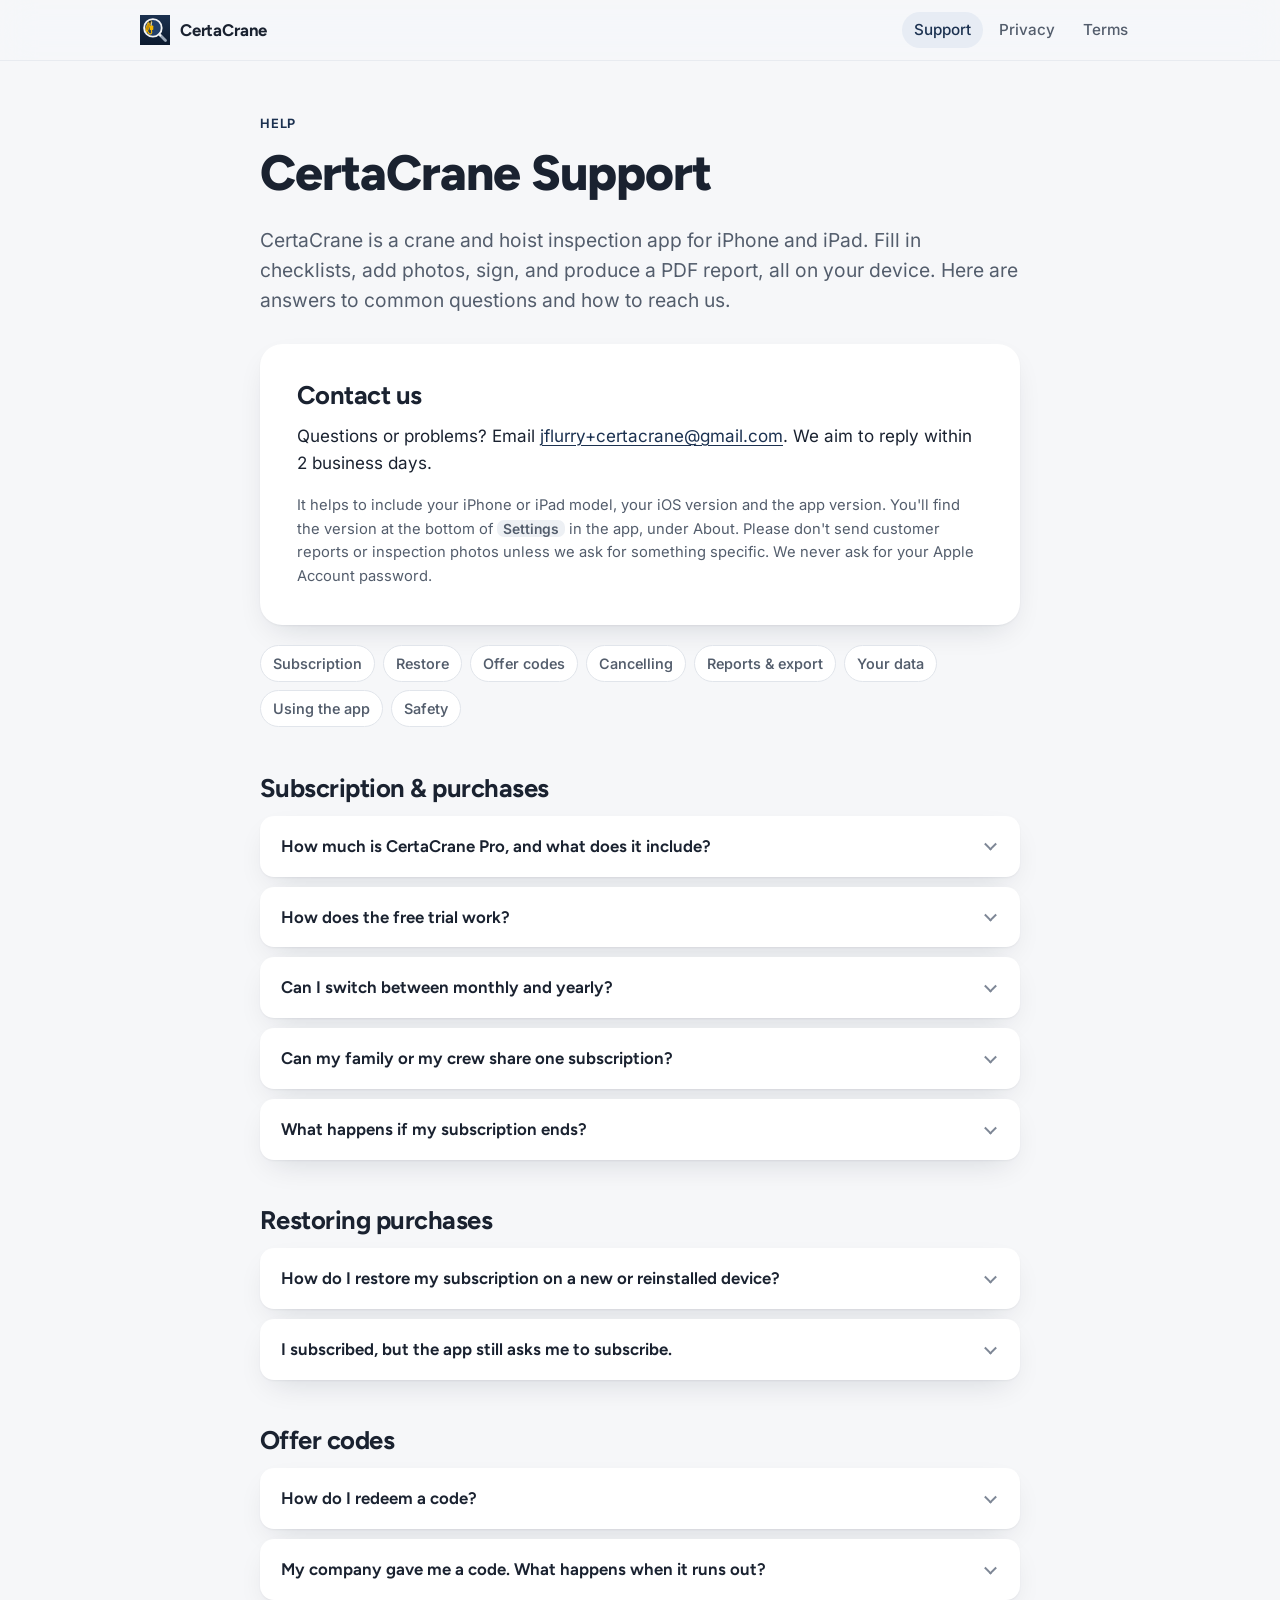
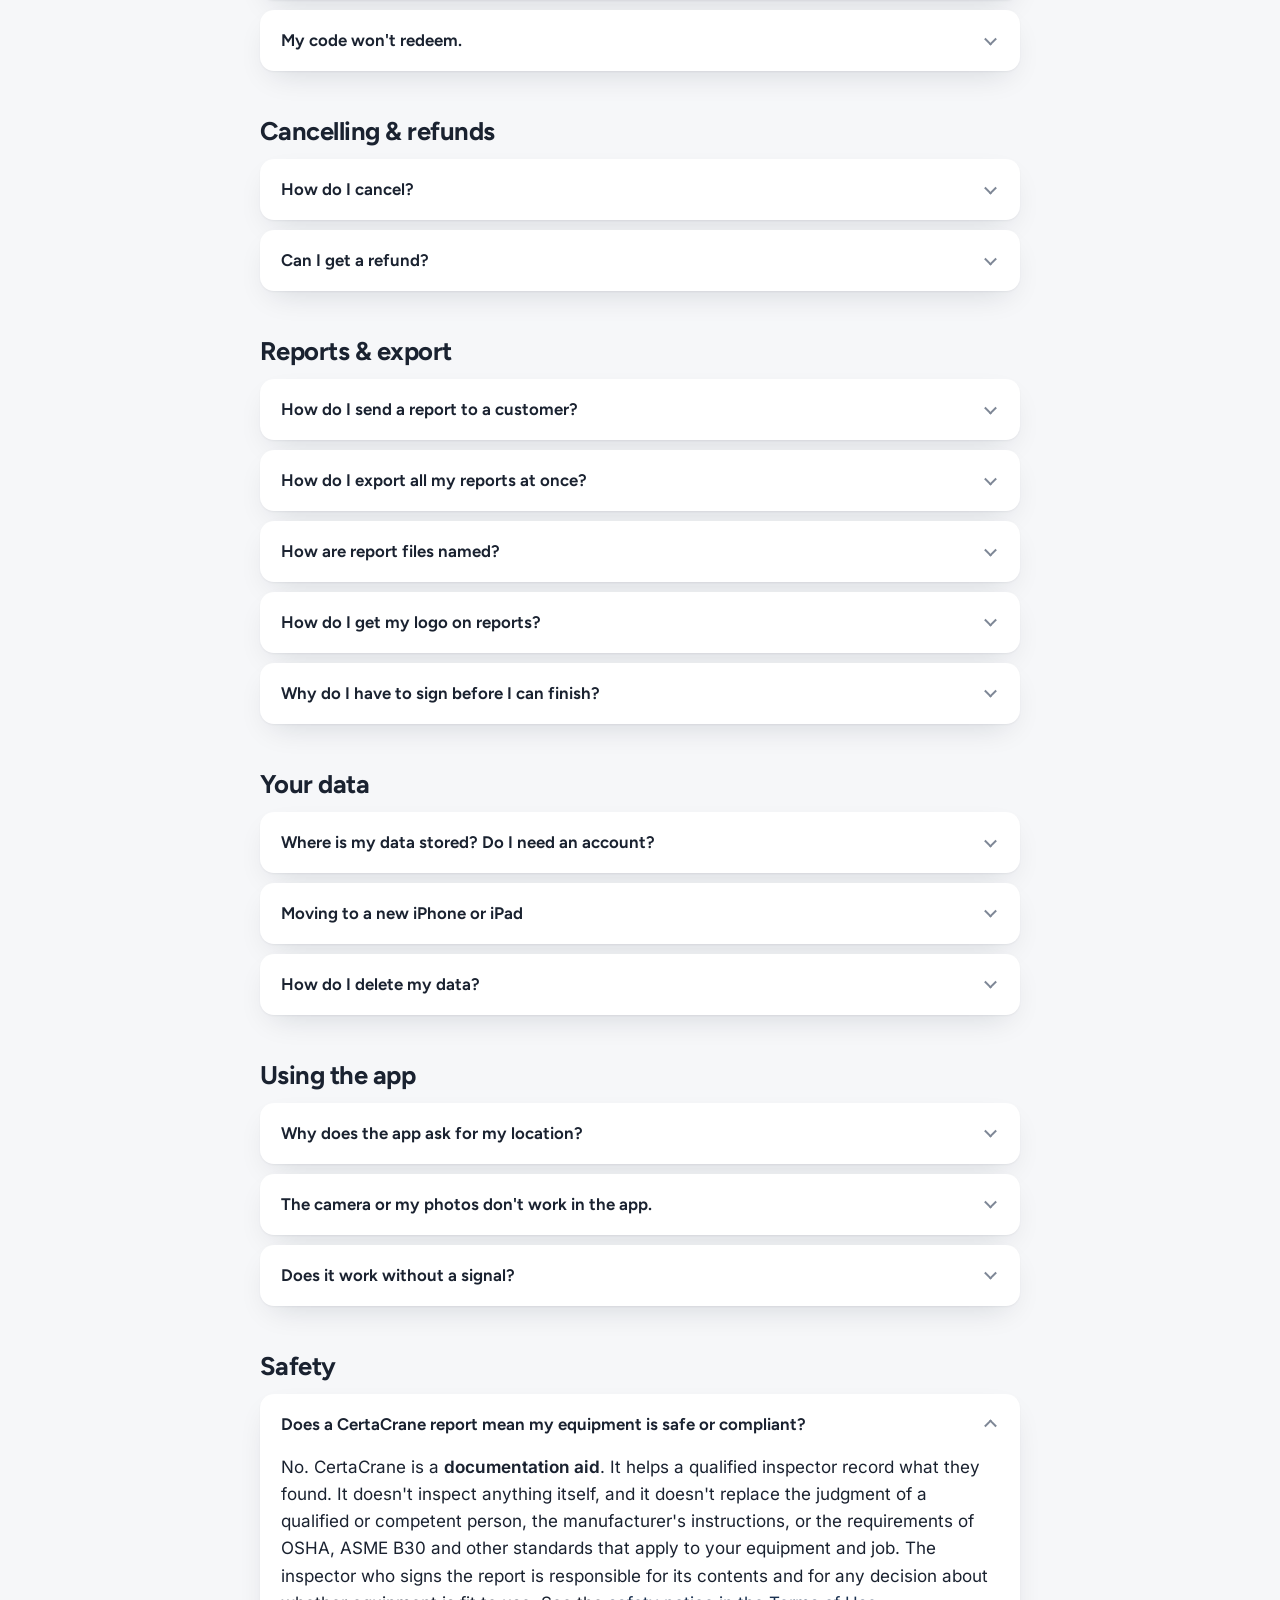
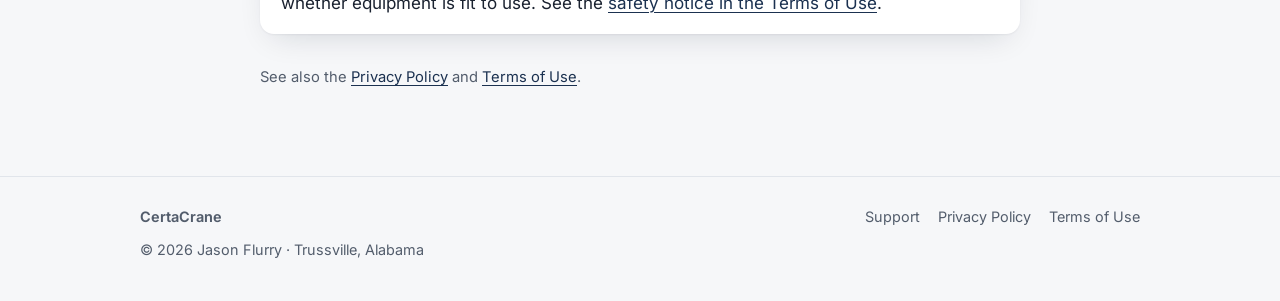
<file: index.html>
<!doctype html>
<html lang="en">
<head>
  <meta charset="utf-8">
  <meta name="viewport" content="width=device-width, initial-scale=1, viewport-fit=cover">
  <title>Support · CertaCrane</title>
  <meta name="description" content="Help with CertaCrane for iPhone and iPad: plans and the 7-day free trial, restoring purchases, redeeming offer codes, cancelling, sharing and exporting PDF reports, and how to contact us.">
  <meta name="theme-color" content="#F6F7F9" media="(prefers-color-scheme: light)">
  <meta name="theme-color" content="#0C1A2E" media="(prefers-color-scheme: dark)">
  <link rel="icon" href="favicon.svg" type="image/svg+xml">
  <link rel="stylesheet" href="assets/site.css">
</head>
<body>
  <a class="skip" href="#main">Skip to content</a>
  <header class="site-header">
    <div class="wrap-wide bar">
      <a class="brand" href="./" aria-label="CertaCrane support home"><img src="assets/icon.svg" alt="" width="30" height="30"><span>CertaCrane</span></a>
      <nav class="nav" aria-label="Site">
        <a href="./" aria-current="page">Support</a>
        <a href="privacy/">Privacy</a>
        <a href="terms/">Terms</a>
      </nav>
    </div>
  </header>

  <main id="main">
    <div class="wrap">
      <header class="page-head">
        <span class="eyebrow">Help</span>
        <h1>CertaCrane Support</h1>
        <p class="lede">CertaCrane is a crane and hoist inspection app for iPhone and iPad. Fill in checklists, add photos, sign, and produce a PDF report, all on your device. Here are answers to common questions and how to reach us.</p>
      </header>

      <div class="card" id="contact">
        <h2 style="margin-top:0">Contact us</h2>
        <p>Questions or problems? Email <a href="mailto:jflurry+certacrane@gmail.com">jflurry+certacrane@gmail.com</a>. We aim to reply within 2 business days.</p>
        
        <p class="muted small" style="margin-bottom:0">It helps to include your iPhone or iPad model, your iOS version and the app version. You'll find the version at the bottom of <span class="path">Settings</span> in the app, under About. Please don't send customer reports or inspection photos unless we ask for something specific. We never ask for your Apple Account password.</p>
      </div>

      <ul class="toc" aria-label="Topics">
        <li><a href="#subscription">Subscription</a></li>
        <li><a href="#restore">Restore</a></li>
        <li><a href="#codes">Offer codes</a></li>
        <li><a href="#cancel">Cancelling</a></li>
        <li><a href="#reports">Reports &amp; export</a></li>
        <li><a href="#data">Your data</a></li>
        <li><a href="#app">Using the app</a></li>
        <li><a href="#safety">Safety</a></li>
      </ul>

      <section class="faq">
        <h2 id="subscription">Subscription &amp; purchases</h2>

        <details>
          <summary>How much is CertaCrane Pro, and what does it include?</summary>
          <div>
            <p>CertaCrane Pro has two plans: <strong>$499 per year</strong> or <strong>$99 per month</strong> (US prices; the App Store shows the price in your country before you buy). Yearly works out to about $41.58 a month, which is $689 less than paying monthly for 12 months ($1,188).</p>
            <p>Both plans include the same things: starting new inspections of every type in the app and generating signed PDF reports with your company name and logo. A subscription is needed to start an inspection and to generate its final report.</p>
            <p>Both plans are auto-renewing subscriptions sold through Apple. They renew automatically unless you cancel at least 24 hours before the end of the current period. Full details are in the <a href="terms/#subscription">Terms of Use</a>.</p>
          </div>
        </details>

        <details>
          <summary>How does the free trial work?</summary>
          <div>
            <p>New subscribers get a <strong>7-day free trial</strong> with either plan. You pick Monthly or Yearly when you start, and you aren't charged during the 7 days. If you don't cancel, the plan you picked starts automatically when the trial ends and your Apple Account is charged.</p>
            <p>To avoid being charged, cancel at least 24 hours before the trial ends (see <a href="#cancel-how">How do I cancel?</a>). The free trial is available once per Apple Account, for either plan.</p>
          </div>
        </details>

        <details>
          <summary>Can I switch between monthly and yearly?</summary>
          <div>
            <p>Yes. Go to <span class="path">iOS Settings → your name → Subscriptions → CertaCrane</span> and choose the other plan. Apple shows you when the change takes effect before you confirm. You only have one plan at a time.</p>
          </div>
        </details>

        <details>
          <summary>Can my family or my crew share one subscription?</summary>
          <div>
            <p>CertaCrane Pro doesn't support Apple Family Sharing, so each person who inspects needs their own subscription on their own Apple Account. If your company gives its inspectors codes, see <a href="#codes">Offer codes</a>.</p>
          </div>
        </details>

        <details>
          <summary>What happens if my subscription ends?</summary>
          <div>
            <p>Nothing is deleted. Your completed reports stay on your device, and you can still open, share and export them. Drafts stay saved too. You'll need an active subscription again to start a new inspection or to generate the final report for a draft.</p>
          </div>
        </details>

        <h2 id="restore">Restoring purchases</h2>

        <details>
          <summary>How do I restore my subscription on a new or reinstalled device?</summary>
          <div>
            <p>Make sure you're signed in with the same Apple Account you subscribed with. Then, in the app, open <span class="path">Settings → Subscription → Restore Purchases</span>. The subscription screen has a Restore Purchases button too. Pro unlocks as soon as Apple confirms your subscription.</p>
            <p>Restoring brings back your <em>subscription</em>, not your inspections. Drafts, reports and photos are stored only on the device where you made them. See <a href="#new-device">Moving to a new iPhone or iPad</a>.</p>
          </div>
        </details>

        <details>
          <summary>I subscribed, but the app still asks me to subscribe.</summary>
          <div>
            <ul>
              <li>Check that you're signed in with the Apple Account you used to subscribe (<span class="path">iOS Settings → your name</span>).</li>
              <li>Connect to Wi-Fi or cellular and tap <span class="path">Restore Purchases</span>.</li>
              <li>If your purchase needed approval (for example, Ask to Buy), Pro unlocks once it's approved.</li>
              <li>Check <span class="path">iOS Settings → your name → Subscriptions</span> to confirm the subscription is active.</li>
            </ul>
            <p>Still stuck? <a href="#contact">Email us</a> with the date you subscribed. Please don't send payment details.</p>
          </div>
        </details>

        <h2 id="codes">Offer codes</h2>

        <details>
          <summary>How do I redeem a code?</summary>
          <div>
            <p>In the app, open <span class="path">Settings → Subscription → Redeem Code</span>, or tap <span class="path">Redeem Code</span> on the subscription screen. Apple's redemption sheet opens; type or paste the code and confirm. Pro unlocks right away.</p>
            <p>You can also redeem a code in the App Store app: tap your profile picture, then <span class="path">Redeem Gift Card or Code</span>.</p>
          </div>
        </details>

        <details>
          <summary>My company gave me a code. What happens when it runs out?</summary>
          <div>
            <p>A code gives you CertaCrane Pro for the period it covers, such as a free year. Apple shows the code's terms on the redemption sheet before you confirm, including whether it renews afterwards. Company codes don't renew on their own, so you won't be charged when the code period ends. To keep Pro after that, subscribe to a plan or get a new code. You can check when your access ends in <span class="path">Settings → Subscription</span> in the app, or in <span class="path">iOS Settings → your name → Subscriptions</span>.</p>
            
          </div>
        </details>

        <details>
          <summary>My code won't redeem.</summary>
          <div>
            <ul>
              <li>Check the code for typos. Characters such as O and 0, or I and 1, are easy to mix up.</li>
              <li>Each code works once. It may also have expired, or it may be for a different country's App Store.</li>
              <li>Some codes are only for people who haven't subscribed before, or can't be used while another subscription is active.</li>
            </ul>
            <p>If you got the code from your company, ask them for a new one. Otherwise <a href="#contact">email us</a>.</p>
          </div>
        </details>

        <h2 id="cancel">Cancelling &amp; refunds</h2>

        <details id="cancel-how">
          <summary>How do I cancel?</summary>
          <div>
            <p>Subscriptions are managed by Apple. Go to <span class="path">iOS Settings → your name → Subscriptions → CertaCrane</span> and tap Cancel Subscription. While you're subscribed you can also open <span class="path">Settings → Subscription → Manage Subscription</span> in the app.</p>
            <p>Cancel at least 24 hours before your free trial ends or your renewal date to avoid the next charge. You keep Pro until the end of the trial or the period you've paid for.</p>
            <p><strong>Deleting the app doesn't cancel a subscription.</strong></p>
          </div>
        </details>

        <details>
          <summary>Can I get a refund?</summary>
          <div>
            <p>Refunds are handled by Apple, not by us. You can request one at <a href="https://reportaproblem.apple.com">reportaproblem.apple.com</a>. We can't cancel subscriptions or issue refunds ourselves.</p>
          </div>
        </details>

        <h2 id="reports">Reports &amp; export</h2>

        <details>
          <summary>How do I send a report to a customer?</summary>
          <div>
            <p>From the home screen, open <span class="path">Reports</span>, tap the report, then tap <span class="path">Share / Send</span>. The iOS share sheet opens, so you can email it, send it in Messages, AirDrop it, save it to Files or print it. Reports are PDF files.</p>
          </div>
        </details>

        <details>
          <summary>How do I export all my reports at once?</summary>
          <div>
            <p>Open <span class="path">Settings → Data Management → Export All Completed Reports</span>. The share sheet opens with every completed PDF, so you can save them all to Files, a cloud drive or a computer in one go. Exporting works even without an active subscription.</p>
          </div>
        </details>

        <details>
          <summary>How are report files named?</summary>
          <div>
            <p>You choose. In <span class="path">Settings → Data Management → File Naming Convention</span>, pick up to two setup fields (for example, the customer and the unit). The date is added to the end. A preview shows what the file name will look like.</p>
          </div>
        </details>

        <details>
          <summary>How do I get my logo on reports?</summary>
          <div>
            <p>Open <span class="path">Settings → Company Logo</span>. You can take a photo, pick one from your photo library, or import a PNG, JPEG or HEIC file from Files. Your logo appears in the header of every page of new reports. Reports you've already made don't change.</p>
          </div>
        </details>

        <details>
          <summary>Why do I have to sign before I can finish?</summary>
          <div>
            <p>A finished report is the inspector's record, so the app asks for a signature before it generates the PDF. You can draw your signature on the screen or upload a picture of it. The signature appears on that report.</p>
          </div>
        </details>

        <h2 id="data">Your data</h2>

        <details>
          <summary>Where is my data stored? Do I need an account?</summary>
          <div>
            <p>There's no account and no CertaCrane server. Everything you enter stays on your iPhone or iPad: drafts are saved as files in the app, finished reports are PDF files, and photos stay in the app's own storage. We can't see any of it. Reports leave your device only when you share or export them. See the <a href="privacy/">Privacy Policy</a> for details.</p>
            <p>Because nothing syncs, an inspection started on your iPhone won't appear on your iPad.</p>
          </div>
        </details>

        <details id="new-device">
          <summary>Moving to a new iPhone or iPad</summary>
          <div>
            <p>The app's data normally comes across when you set up the new device from an iCloud backup or a computer backup of the old one, or with Quick Start. If you aren't moving that way, <strong>export your reports first</strong> (<span class="path">Settings → Data Management → Export All Completed Reports</span>) and save them somewhere safe, such as Files or iCloud Drive. Finish or note any drafts before you switch.</p>
            <p>Then install CertaCrane on the new device and tap <span class="path">Restore Purchases</span> to bring back your subscription.</p>
          </div>
        </details>

        <details>
          <summary>How do I delete my data?</summary>
          <div>
            <ul>
              <li><strong>A draft or a report:</strong> in <span class="path">Drafts</span> or <span class="path">Reports</span>, swipe left on it and delete it.</li>
              <li><strong>Saved setup history</strong> (recently used customer and unit details): <span class="path">Settings → Data Management → Clear saved setup history</span>.</li>
              <li><strong>Your logo:</strong> <span class="path">Settings → Company Logo</span>.</li>
              <li><strong>Your profile:</strong> edit or clear the fields in <span class="path">Settings → Profile</span>.</li>
              <li><strong>Everything:</strong> deleting the app removes all of its data from that device.</li>
            </ul>
            <p>Deleting can't be undone, so export anything you want to keep first. Reports you've already sent stay wherever you sent them. We don't have a copy of your data, so we can't recover it for you.</p>
          </div>
        </details>

        <h2 id="app">Using the app</h2>

        <details>
          <summary>Why does the app ask for my location?</summary>
          <div>
            <p>Only to fill in a city and state for you: the job location on a new inspection, and your company's city and state in your profile. It's optional; you can always type the location instead.</p>
            <p>To stop automatic filling, turn off <span class="path">Settings → Field Shortcuts → Auto-fill location from city &amp; state</span>. To turn off location access completely, go to <span class="path">iOS Settings → Apps → CertaCrane → Location</span> (on iOS 17: <span class="path">Settings → CertaCrane → Location</span>) and choose Never.</p>
          </div>
        </details>

        <details>
          <summary>The camera or my photos don't work in the app.</summary>
          <div>
            <p>Check <span class="path">iOS Settings → Apps → CertaCrane</span> (on iOS 17: <span class="path">Settings → CertaCrane</span>) and allow Camera (and Photos, if it's listed). Then go back to the app and try again.</p>
          </div>
        </details>

        <details>
          <summary>Does it work without a signal?</summary>
          <div>
            <p>Yes. Inspections, photos, signatures and reports all work offline. You need a connection only to subscribe, restore purchases, redeem a code, use location autofill, or send a report.</p>
          </div>
        </details>

        <h2 id="safety">Safety</h2>

        <details open>
          <summary>Does a CertaCrane report mean my equipment is safe or compliant?</summary>
          <div>
            <p>No. CertaCrane is a <strong>documentation aid</strong>. It helps a qualified inspector record what they found. It doesn't inspect anything itself, and it doesn't replace the judgment of a qualified or competent person, the manufacturer's instructions, or the requirements of OSHA, ASME B30 and other standards that apply to your equipment and job. The inspector who signs the report is responsible for its contents and for any decision about whether equipment is fit to use. See the <a href="terms/#safety">safety notice in the Terms of Use</a>.</p>
          </div>
        </details>
      </section>

      <p class="muted small" style="margin-top:32px">See also the <a href="privacy/">Privacy Policy</a> and <a href="terms/">Terms of Use</a>.</p>
    </div>
  </main>

  <footer class="site-footer">
    <div class="wrap-wide row">
      <div>
        <strong>CertaCrane</strong>
        <p>© 2026 Jason Flurry · Trussville, Alabama</p>
      </div>
      <nav aria-label="Footer">
        <a href="./">Support</a>
        <a href="privacy/">Privacy Policy</a>
        <a href="terms/">Terms of Use</a>
      </nav>
    </div>
  </footer>
</body>
</html>
</file>
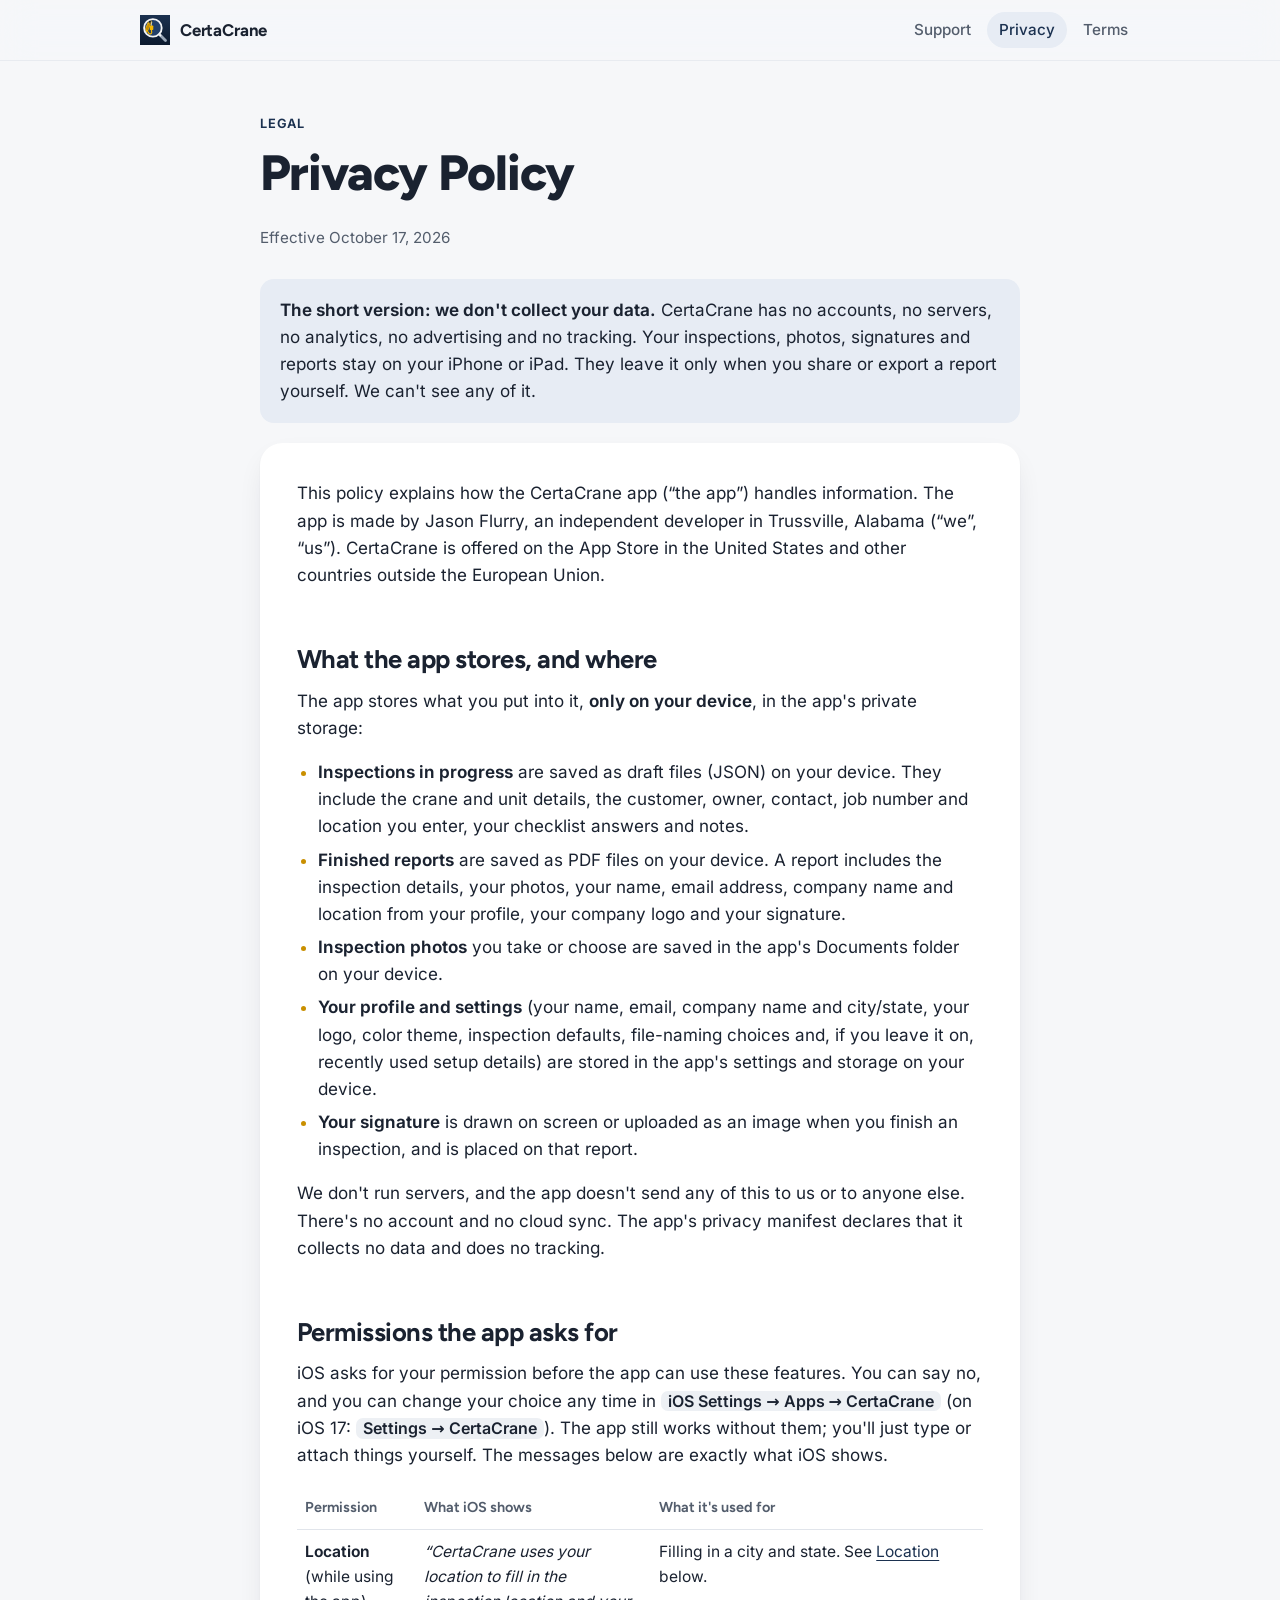
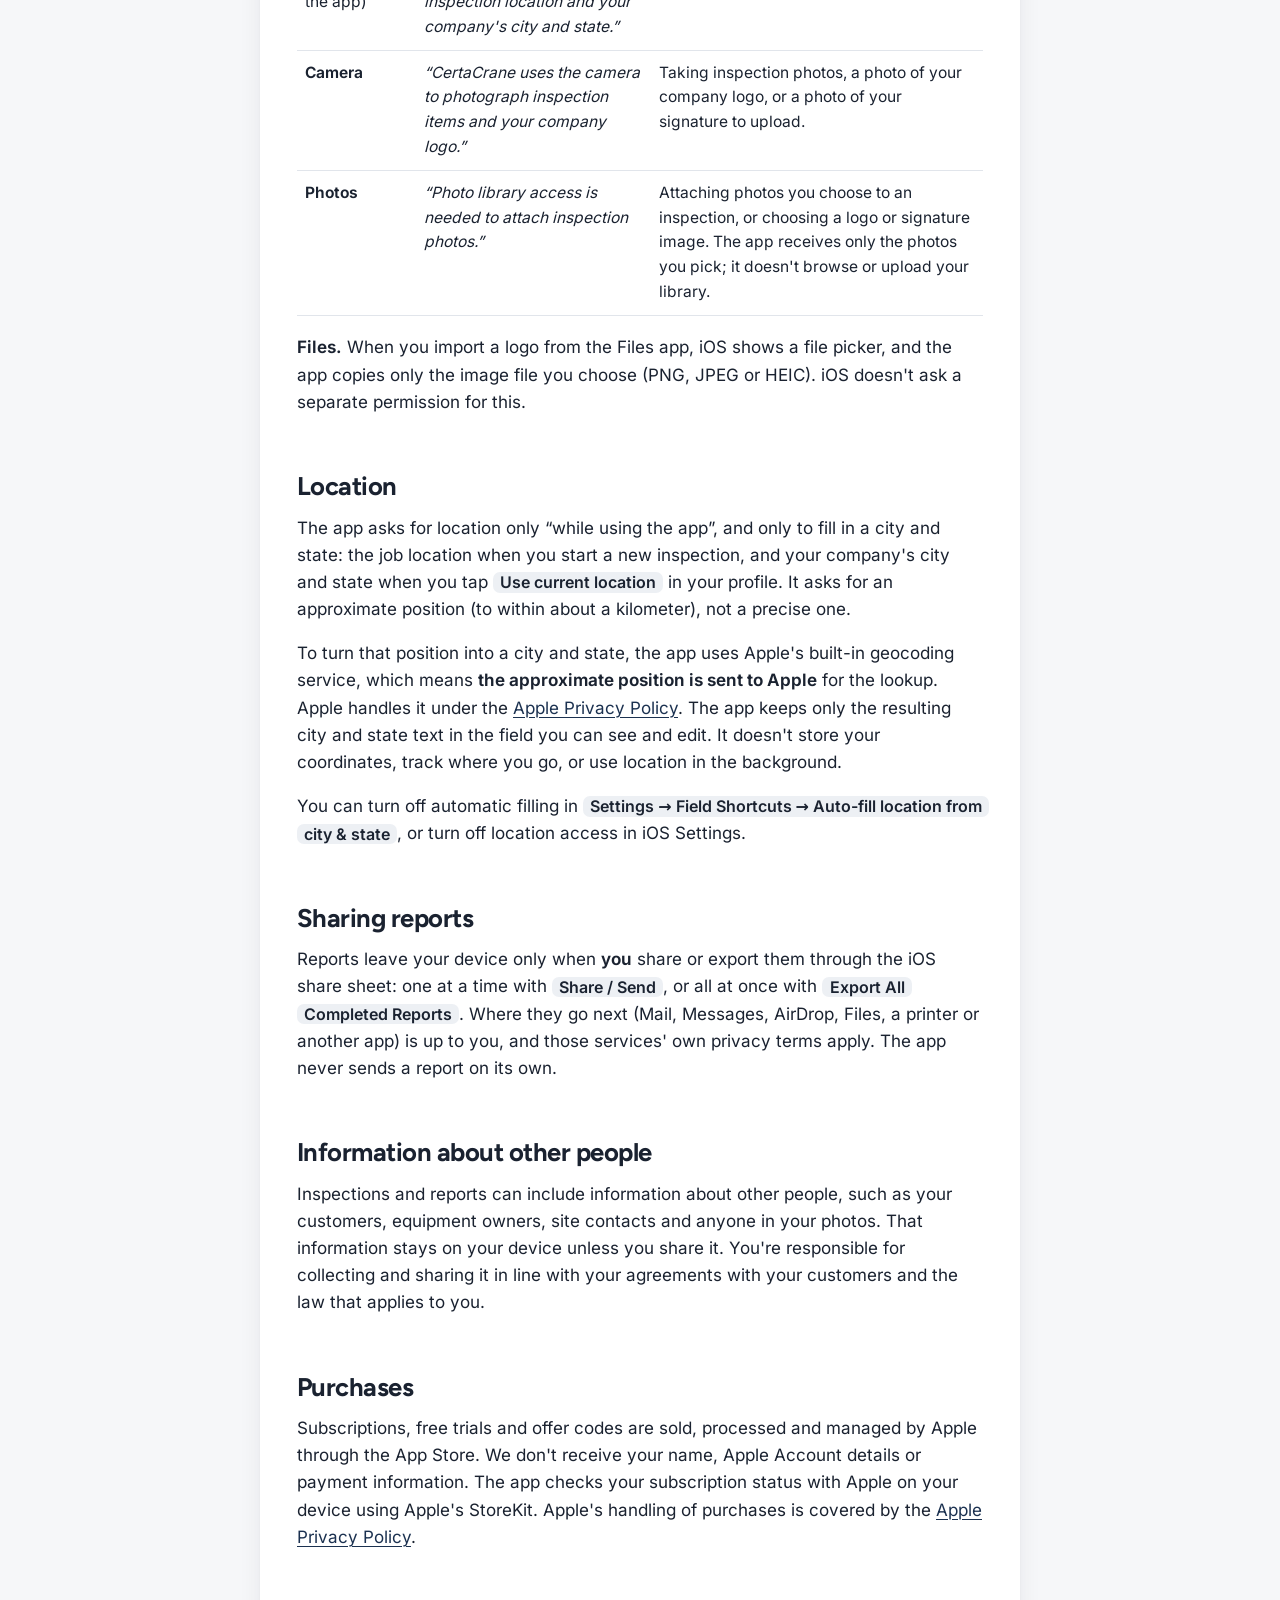
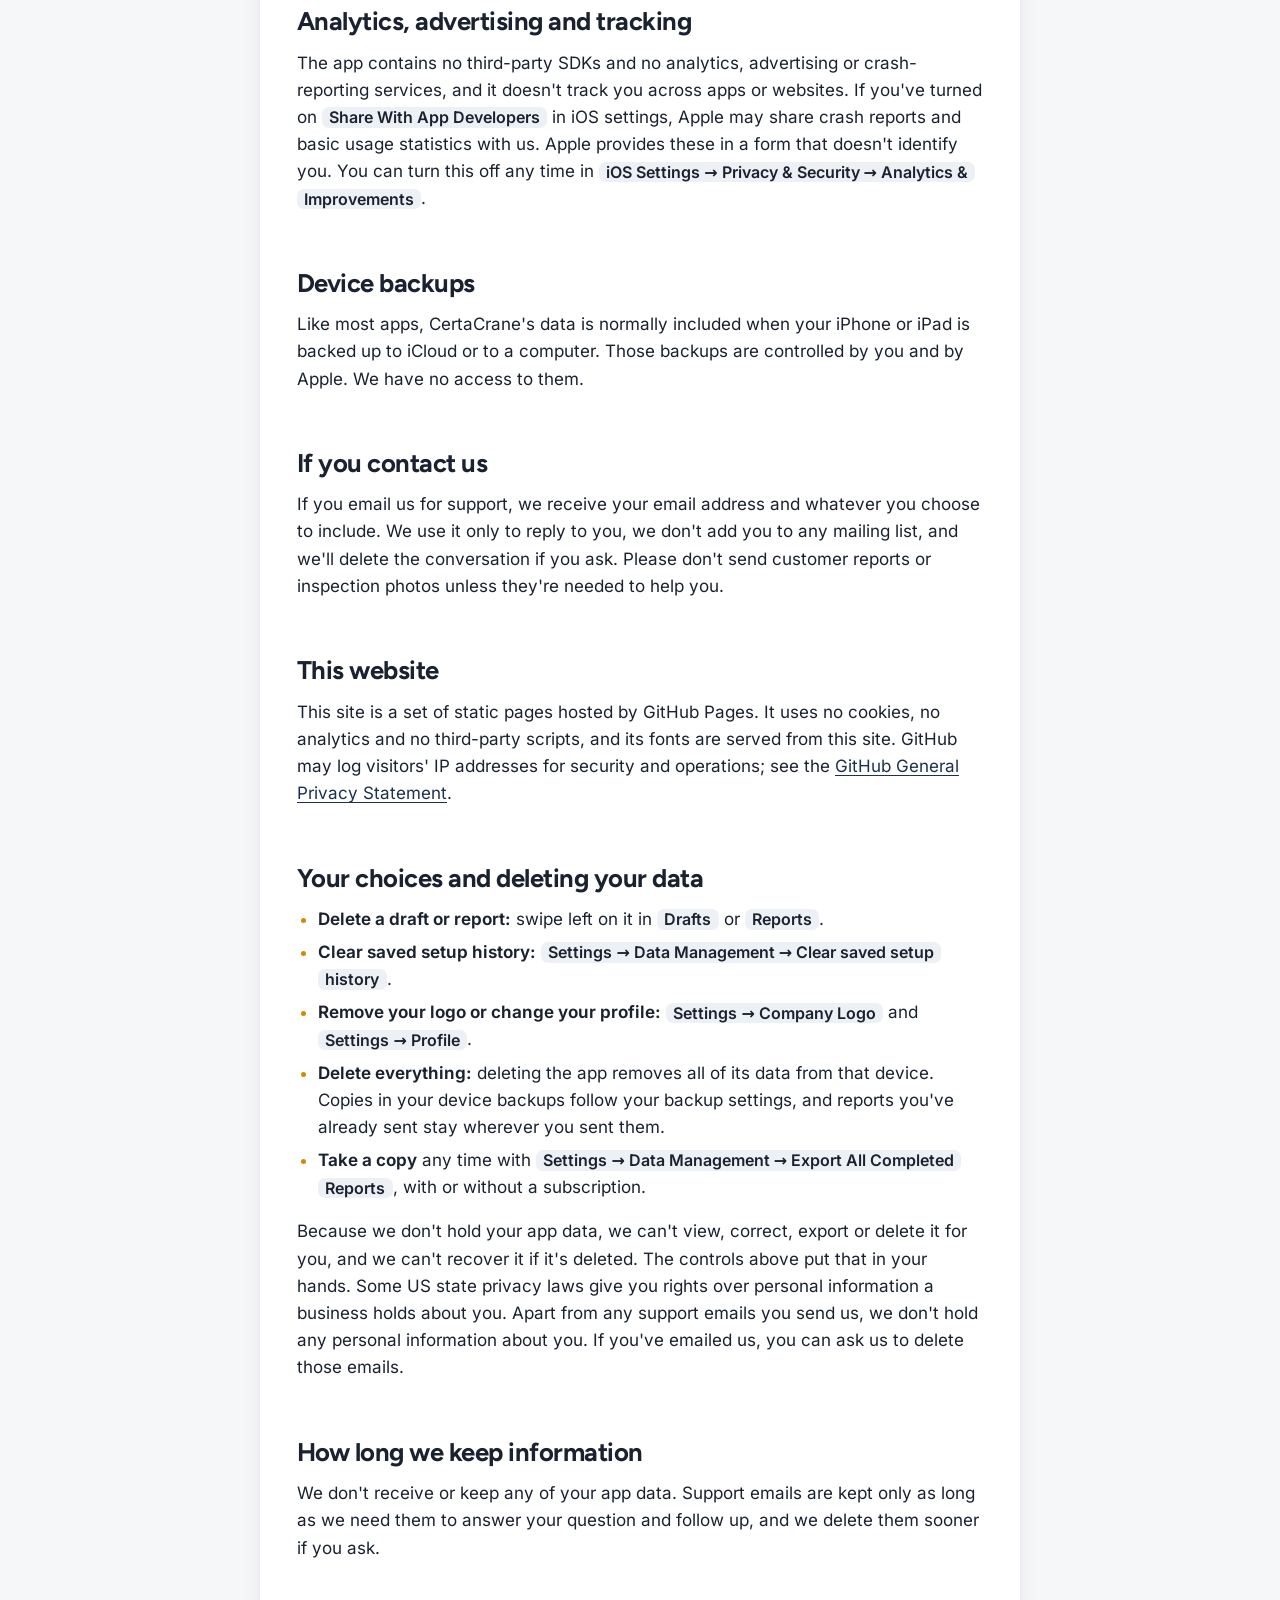
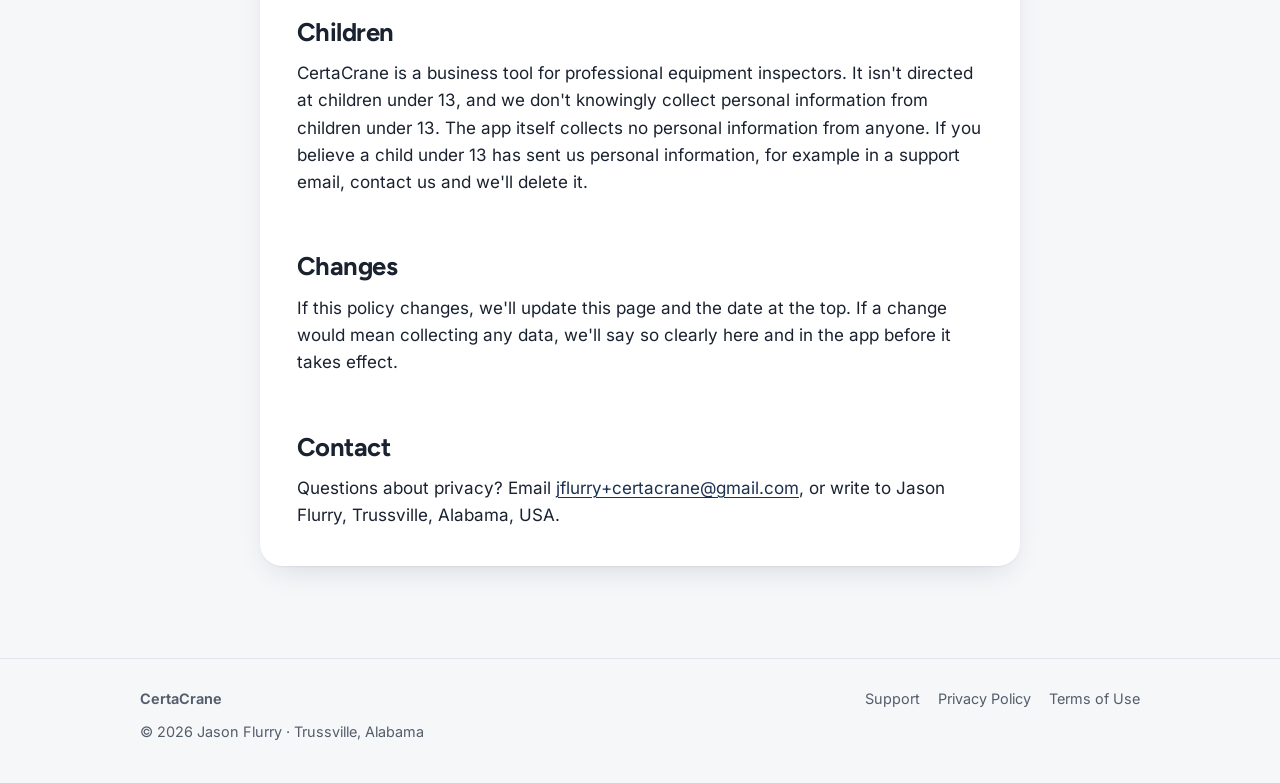
<file: privacy/index.html>
<!doctype html>
<html lang="en">
<head>
  <meta charset="utf-8">
  <meta name="viewport" content="width=device-width, initial-scale=1, viewport-fit=cover">
  <title>Privacy Policy · CertaCrane</title>
  <meta name="description" content="CertaCrane keeps your inspections, photos and reports on your iPhone or iPad. No accounts, no servers, no analytics, no advertising and no tracking.">
  <meta name="theme-color" content="#F6F7F9" media="(prefers-color-scheme: light)">
  <meta name="theme-color" content="#0C1A2E" media="(prefers-color-scheme: dark)">
  <link rel="icon" href="../favicon.svg" type="image/svg+xml">
  <link rel="stylesheet" href="../assets/site.css">
</head>
<body>
  
  <a class="skip" href="#main">Skip to content</a>
  <header class="site-header">
    <div class="wrap-wide bar">
      <a class="brand" href="../" aria-label="CertaCrane support home"><img src="../assets/icon.svg" alt="" width="30" height="30"><span>CertaCrane</span></a>
      <nav class="nav" aria-label="Site">
        <a href="../">Support</a>
        <a href="../privacy/" aria-current="page">Privacy</a>
        <a href="../terms/">Terms</a>
      </nav>
    </div>
  </header>

  <main id="main">
    <div class="wrap">
      <header class="page-head">
        <span class="eyebrow">Legal</span>
        <h1>Privacy Policy</h1>
        <p class="updated">Effective October 17, 2026</p>
      </header>

      <div class="callout">
        <p><strong>The short version: we don't collect your data.</strong> CertaCrane has no accounts, no servers, no analytics, no advertising and no tracking. Your inspections, photos, signatures and reports stay on your iPhone or iPad. They leave it only when you share or export a report yourself. We can't see any of it.</p>
      </div>

      <div class="card">
        <p>This policy explains how the CertaCrane app (“the app”) handles information. The app is made by Jason Flurry, an independent developer in Trussville, Alabama (“we”, “us”). CertaCrane is offered on the App Store in the United States and other countries outside the European Union.</p>
        

        <h2>What the app stores, and where</h2>
        <p>The app stores what you put into it, <strong>only on your device</strong>, in the app's private storage:</p>
        <ul>
          <li><strong>Inspections in progress</strong> are saved as draft files (JSON) on your device. They include the crane and unit details, the customer, owner, contact, job number and location you enter, your checklist answers and notes.</li>
          <li><strong>Finished reports</strong> are saved as PDF files on your device. A report includes the inspection details, your photos, your name, email address, company name and location from your profile, your company logo and your signature.</li>
          <li><strong>Inspection photos</strong> you take or choose are saved in the app's Documents folder on your device.</li>
          <li><strong>Your profile and settings</strong> (your name, email, company name and city/state, your logo, color theme, inspection defaults, file-naming choices and, if you leave it on, recently used setup details) are stored in the app's settings and storage on your device.</li>
          <li><strong>Your signature</strong> is drawn on screen or uploaded as an image when you finish an inspection, and is placed on that report.</li>
        </ul>
        <p>We don't run servers, and the app doesn't send any of this to us or to anyone else. There's no account and no cloud sync. The app's privacy manifest declares that it collects no data and does no tracking.</p>

        <h2>Permissions the app asks for</h2>
        <p>iOS asks for your permission before the app can use these features. You can say no, and you can change your choice any time in <span class="path">iOS Settings → Apps → CertaCrane</span> (on iOS 17: <span class="path">Settings → CertaCrane</span>). The app still works without them; you'll just type or attach things yourself. The messages below are exactly what iOS shows.</p>
        <table class="perm">
          <thead><tr><th scope="col">Permission</th><th scope="col">What iOS shows</th><th scope="col">What it's used for</th></tr></thead>
          <tbody>
            <tr>
              <td><strong>Location</strong> (while using the app)</td>
              <td><q>CertaCrane uses your location to fill in the inspection location and your company's city and state.</q></td>
              <td>Filling in a city and state. See <a href="#location">Location</a> below.</td>
            </tr>
            <tr>
              <td><strong>Camera</strong></td>
              <td><q>CertaCrane uses the camera to photograph inspection items and your company logo.</q></td>
              <td>Taking inspection photos, a photo of your company logo, or a photo of your signature to upload.</td>
            </tr>
            <tr>
              <td><strong>Photos</strong></td>
              <td><q>Photo library access is needed to attach inspection photos.</q></td>
              <td>Attaching photos you choose to an inspection, or choosing a logo or signature image. The app receives only the photos you pick; it doesn't browse or upload your library.</td>
            </tr>
          </tbody>
        </table>
        
        <p><strong>Files.</strong> When you import a logo from the Files app, iOS shows a file picker, and the app copies only the image file you choose (PNG, JPEG or HEIC). iOS doesn't ask a separate permission for this.</p>

        <h2 id="location">Location</h2>
        <p>The app asks for location only “while using the app”, and only to fill in a city and state: the job location when you start a new inspection, and your company's city and state when you tap <span class="path">Use current location</span> in your profile. It asks for an approximate position (to within about a kilometer), not a precise one.</p>
        <p>To turn that position into a city and state, the app uses Apple's built-in geocoding service, which means <strong>the approximate position is sent to Apple</strong> for the lookup. Apple handles it under the <a href="https://www.apple.com/legal/privacy/">Apple Privacy Policy</a>. The app keeps only the resulting city and state text in the field you can see and edit. It doesn't store your coordinates, track where you go, or use location in the background.</p>
        <p>You can turn off automatic filling in <span class="path">Settings → Field Shortcuts → Auto-fill location from city &amp; state</span>, or turn off location access in iOS Settings.</p>
        

        <h2>Sharing reports</h2>
        <p>Reports leave your device only when <strong>you</strong> share or export them through the iOS share sheet: one at a time with <span class="path">Share / Send</span>, or all at once with <span class="path">Export All Completed Reports</span>. Where they go next (Mail, Messages, AirDrop, Files, a printer or another app) is up to you, and those services' own privacy terms apply. The app never sends a report on its own.</p>

        <h2>Information about other people</h2>
        <p>Inspections and reports can include information about other people, such as your customers, equipment owners, site contacts and anyone in your photos. That information stays on your device unless you share it. You're responsible for collecting and sharing it in line with your agreements with your customers and the law that applies to you.</p>
        

        <h2>Purchases</h2>
        <p>Subscriptions, free trials and offer codes are sold, processed and managed by Apple through the App Store. We don't receive your name, Apple Account details or payment information. The app checks your subscription status with Apple on your device using Apple's StoreKit. Apple's handling of purchases is covered by the <a href="https://www.apple.com/legal/privacy/">Apple Privacy Policy</a>.</p>

        <h2>Analytics, advertising and tracking</h2>
        <p>The app contains no third-party SDKs and no analytics, advertising or crash-reporting services, and it doesn't track you across apps or websites. If you've turned on <span class="path">Share With App Developers</span> in iOS settings, Apple may share crash reports and basic usage statistics with us. Apple provides these in a form that doesn't identify you. You can turn this off any time in <span class="path">iOS Settings → Privacy &amp; Security → Analytics &amp; Improvements</span>.</p>

        <h2>Device backups</h2>
        <p>Like most apps, CertaCrane's data is normally included when your iPhone or iPad is backed up to iCloud or to a computer. Those backups are controlled by you and by Apple. We have no access to them.</p>

        <h2>If you contact us</h2>
        <p>If you email us for support, we receive your email address and whatever you choose to include. We use it only to reply to you, we don't add you to any mailing list, and we'll delete the conversation if you ask. Please don't send customer reports or inspection photos unless they're needed to help you.</p>

        <h2>This website</h2>
        <p>This site is a set of static pages hosted by GitHub Pages. It uses no cookies, no analytics and no third-party scripts, and its fonts are served from this site. GitHub may log visitors' IP addresses for security and operations; see the <a href="https://docs.github.com/en/site-policy/privacy-policies/github-general-privacy-statement">GitHub General Privacy Statement</a>.</p>

        <h2>Your choices and deleting your data</h2>
        <ul>
          <li><strong>Delete a draft or report:</strong> swipe left on it in <span class="path">Drafts</span> or <span class="path">Reports</span>.</li>
          <li><strong>Clear saved setup history:</strong> <span class="path">Settings → Data Management → Clear saved setup history</span>.</li>
          <li><strong>Remove your logo or change your profile:</strong> <span class="path">Settings → Company Logo</span> and <span class="path">Settings → Profile</span>.</li>
          <li><strong>Delete everything:</strong> deleting the app removes all of its data from that device. Copies in your device backups follow your backup settings, and reports you've already sent stay wherever you sent them.</li>
          <li><strong>Take a copy</strong> any time with <span class="path">Settings → Data Management → Export All Completed Reports</span>, with or without a subscription.</li>
        </ul>
        <p>Because we don't hold your app data, we can't view, correct, export or delete it for you, and we can't recover it if it's deleted. The controls above put that in your hands. Some US state privacy laws give you rights over personal information a business holds about you. Apart from any support emails you send us, we don't hold any personal information about you. If you've emailed us, you can ask us to delete those emails.</p>

        <h2>How long we keep information</h2>
        <p>We don't receive or keep any of your app data. Support emails are kept only as long as we need them to answer your question and follow up, and we delete them sooner if you ask.</p>
        

        <h2>Children</h2>
        <p>CertaCrane is a business tool for professional equipment inspectors. It isn't directed at children under 13, and we don't knowingly collect personal information from children under 13. The app itself collects no personal information from anyone. If you believe a child under 13 has sent us personal information, for example in a support email, contact us and we'll delete it.</p>

        <h2>Changes</h2>
        <p>If this policy changes, we'll update this page and the date at the top. If a change would mean collecting any data, we'll say so clearly here and in the app before it takes effect.</p>

        <h2>Contact</h2>
        <p>Questions about privacy? Email <a href="mailto:jflurry+certacrane@gmail.com">jflurry+certacrane@gmail.com</a>, or write to Jason Flurry, Trussville, Alabama, USA.</p>
        
      </div>
    </div>
  </main>

  <footer class="site-footer">
    <div class="wrap-wide row">
      <div>
        <strong>CertaCrane</strong>
        <p>© 2026 Jason Flurry · Trussville, Alabama</p>
      </div>
      <nav aria-label="Footer">
        <a href="../">Support</a>
        <a href="../privacy/">Privacy Policy</a>
        <a href="../terms/">Terms of Use</a>
      </nav>
    </div>
  </footer>
</body>
</html>
</file>
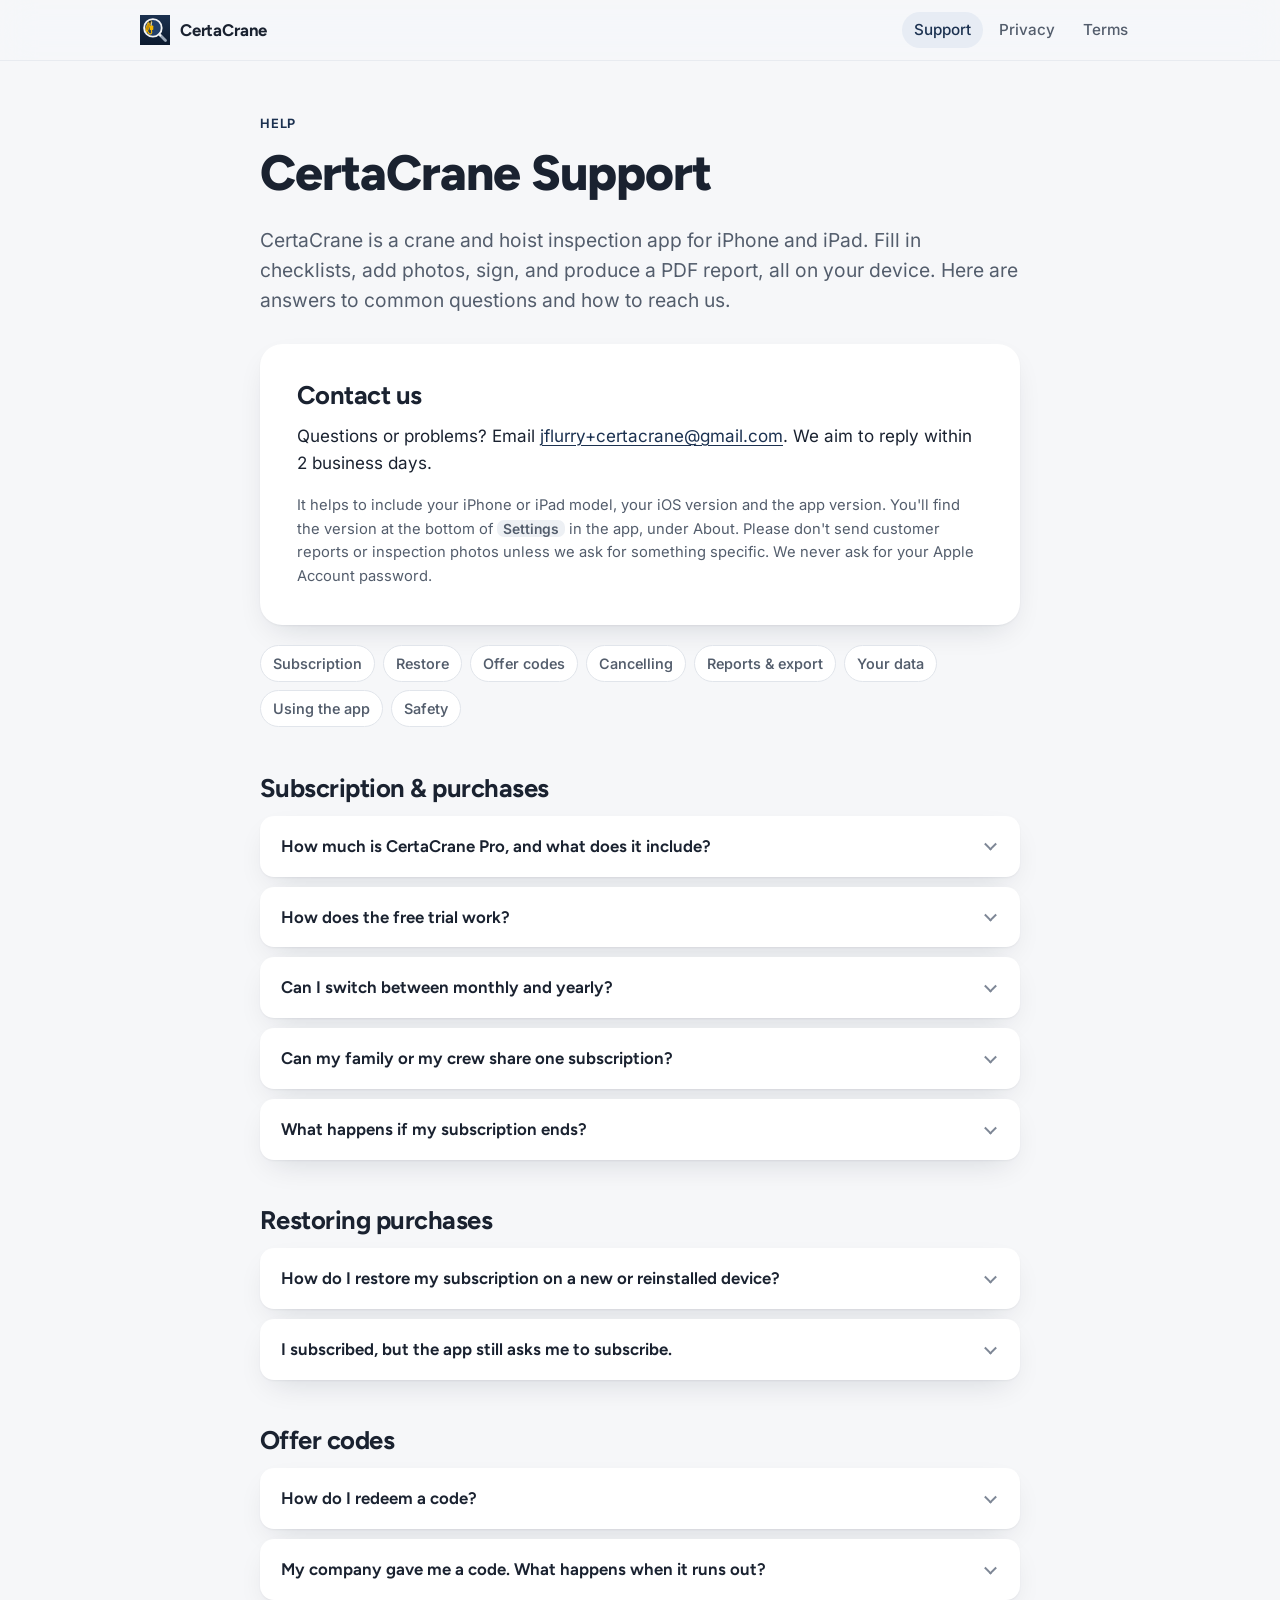
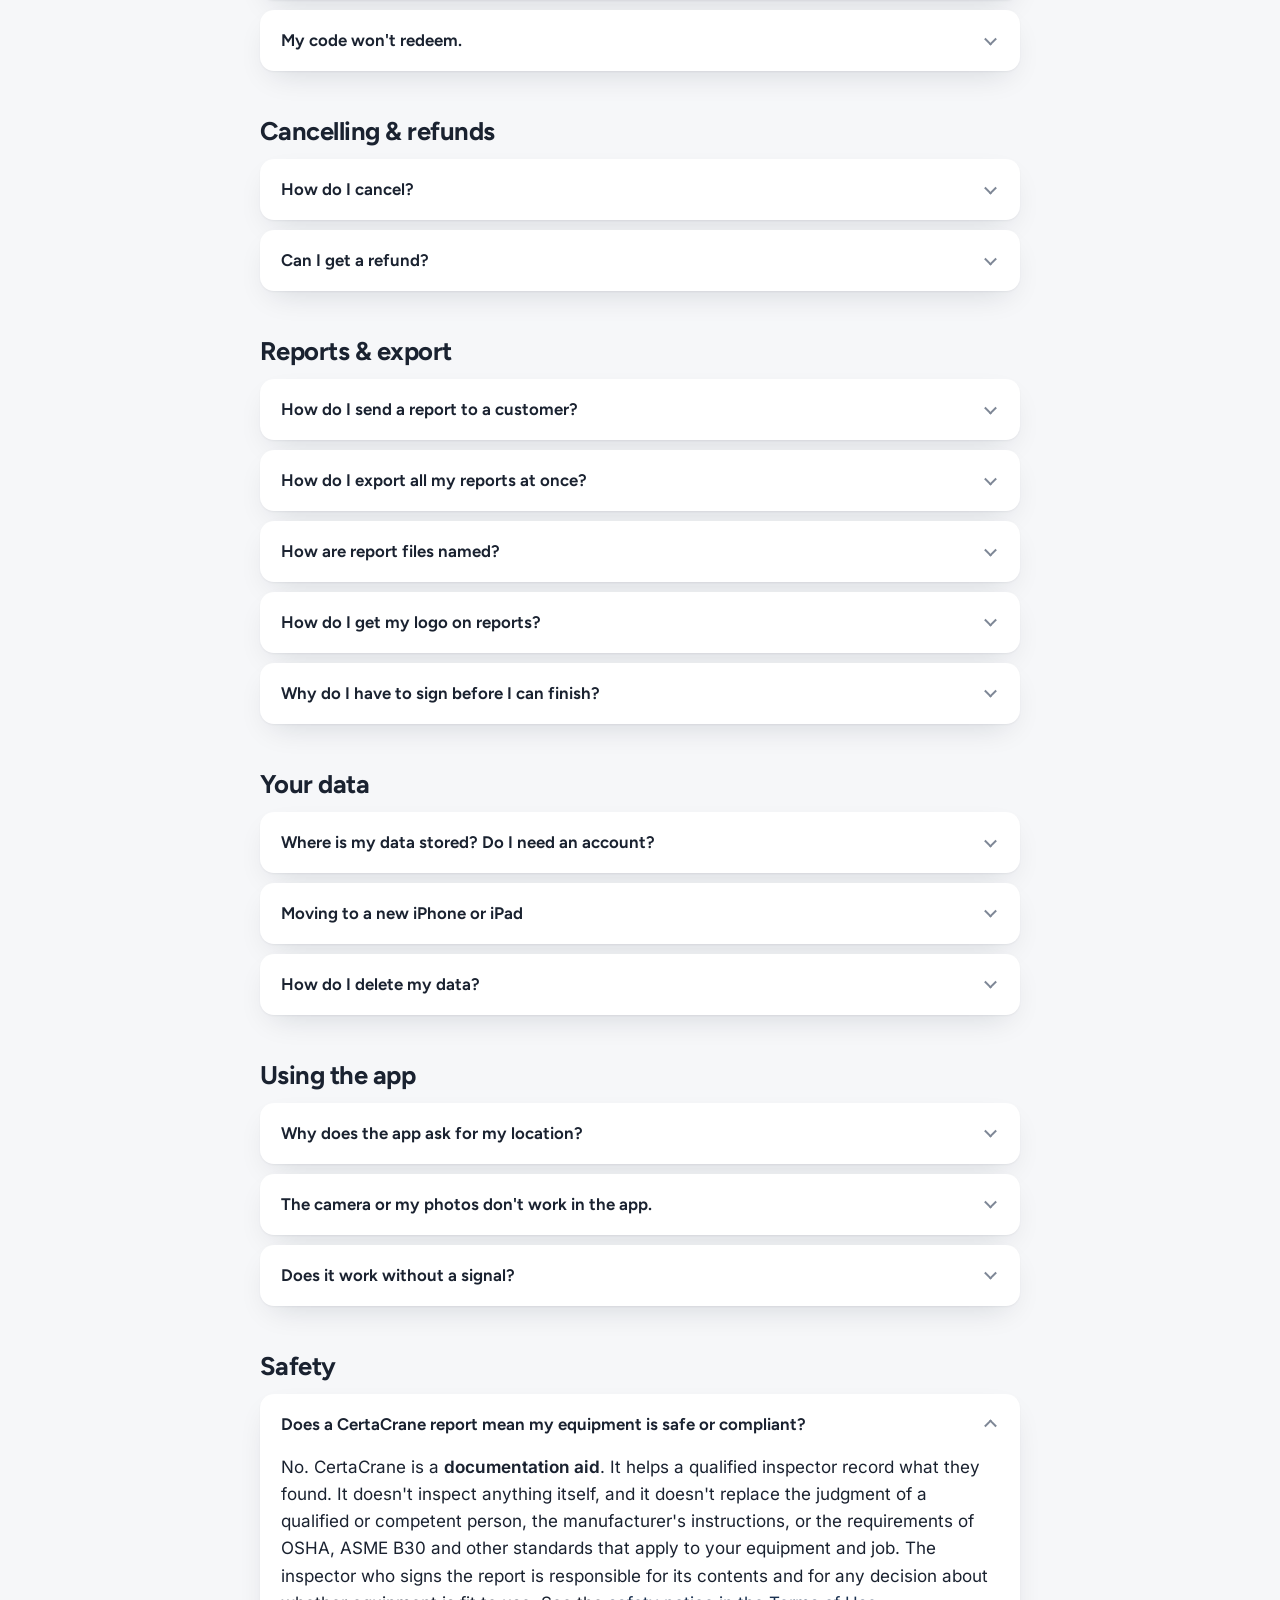
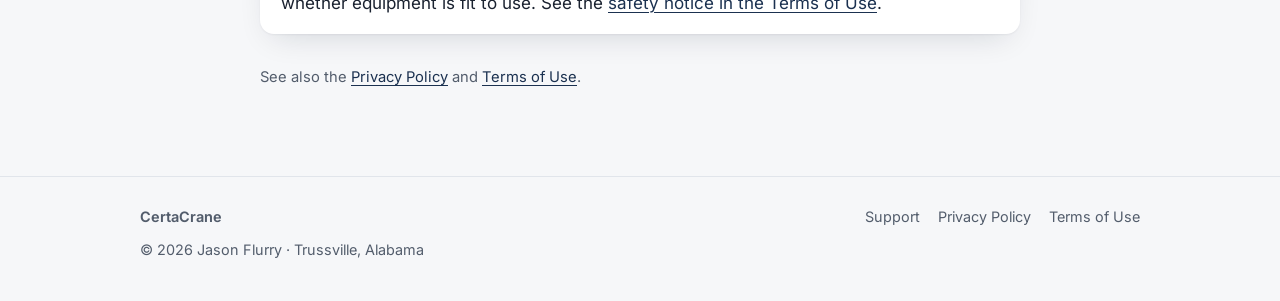
<file: support/index.html>
<!doctype html>
<html lang="en">
<head>
  <meta charset="utf-8">
  <title>Support · CertaCrane</title>
  <meta name="viewport" content="width=device-width, initial-scale=1">
  <link rel="canonical" href="https://jflurry-design.github.io/certacrane/">
  <meta http-equiv="refresh" content="0; url=../">
  <link rel="icon" href="../favicon.svg" type="image/svg+xml">
  <link rel="stylesheet" href="../assets/site.css">
</head>
<body>
  <main id="main">
    <div class="wrap">
      <h1>CertaCrane Support</h1>
      <p>CertaCrane support is at <a href="../">jflurry-design.github.io/certacrane/</a>.</p>
    </div>
  </main>
</body>
</html>
</file>
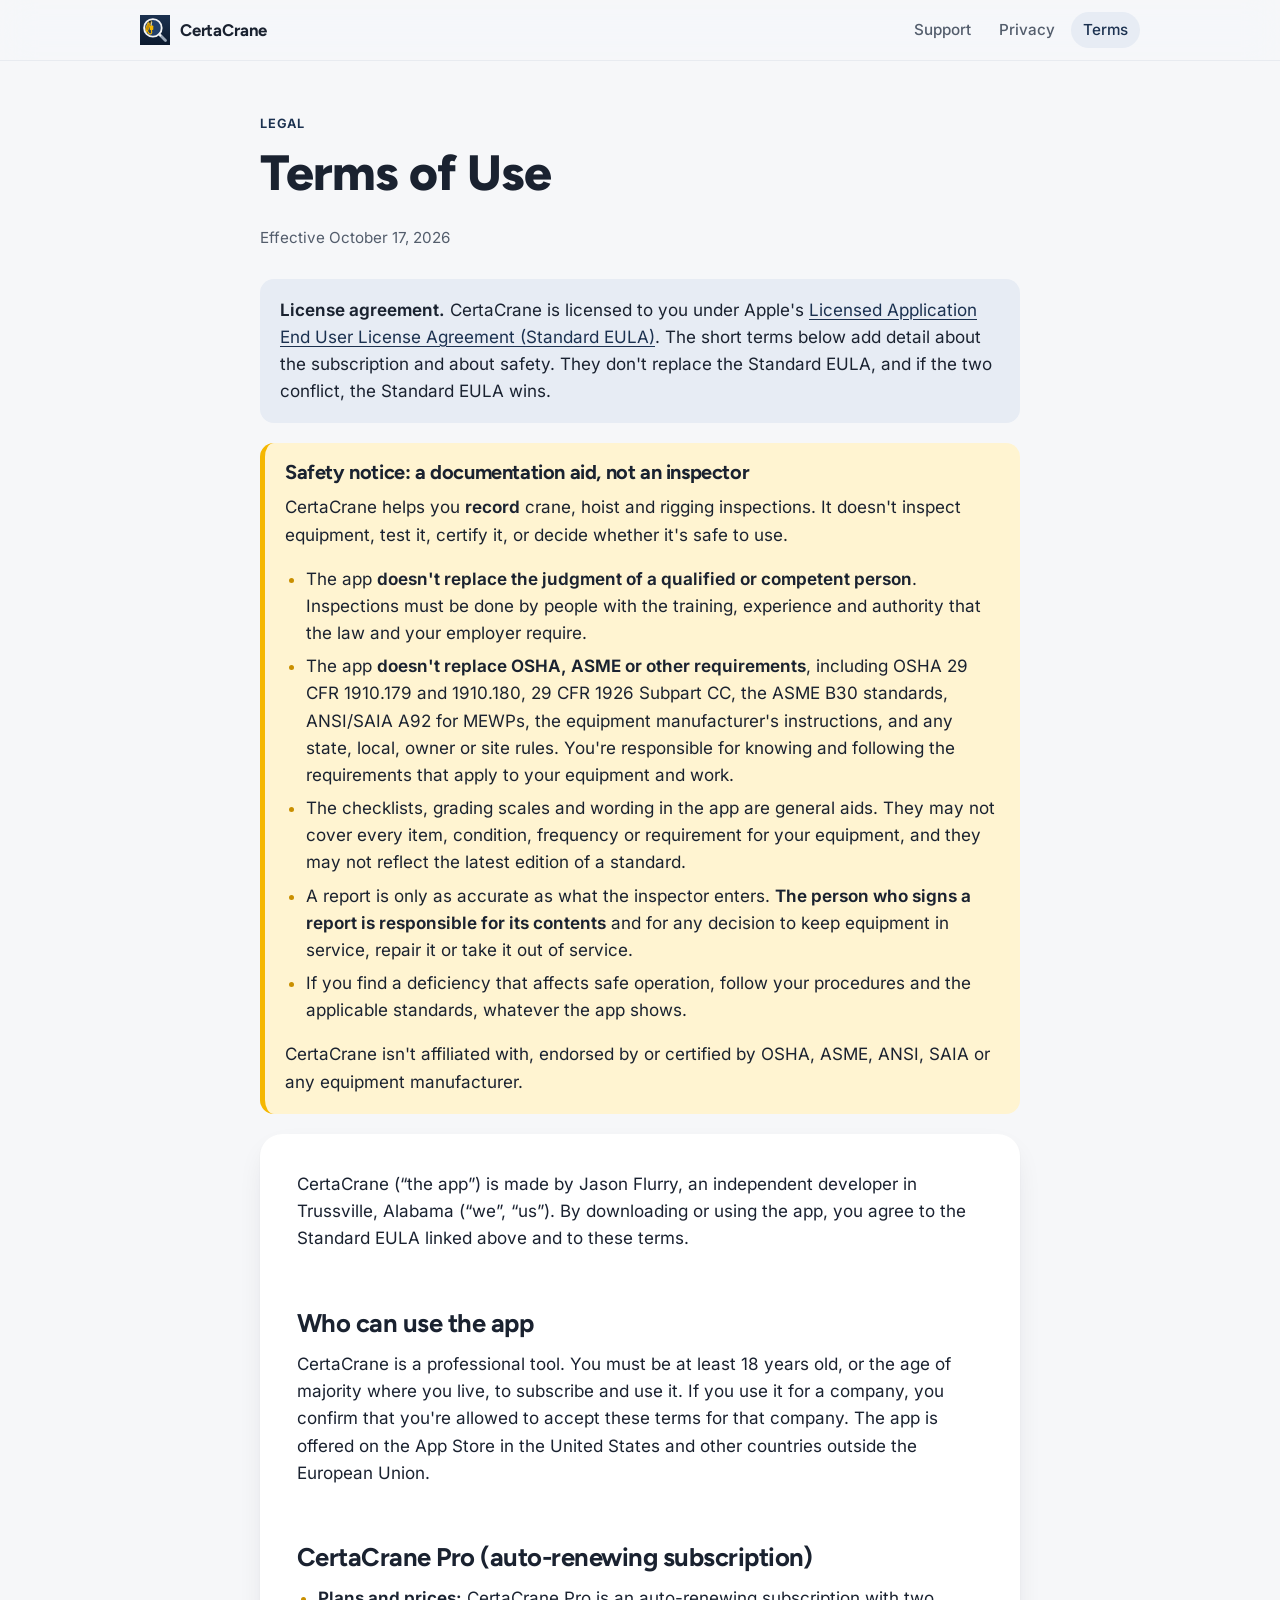
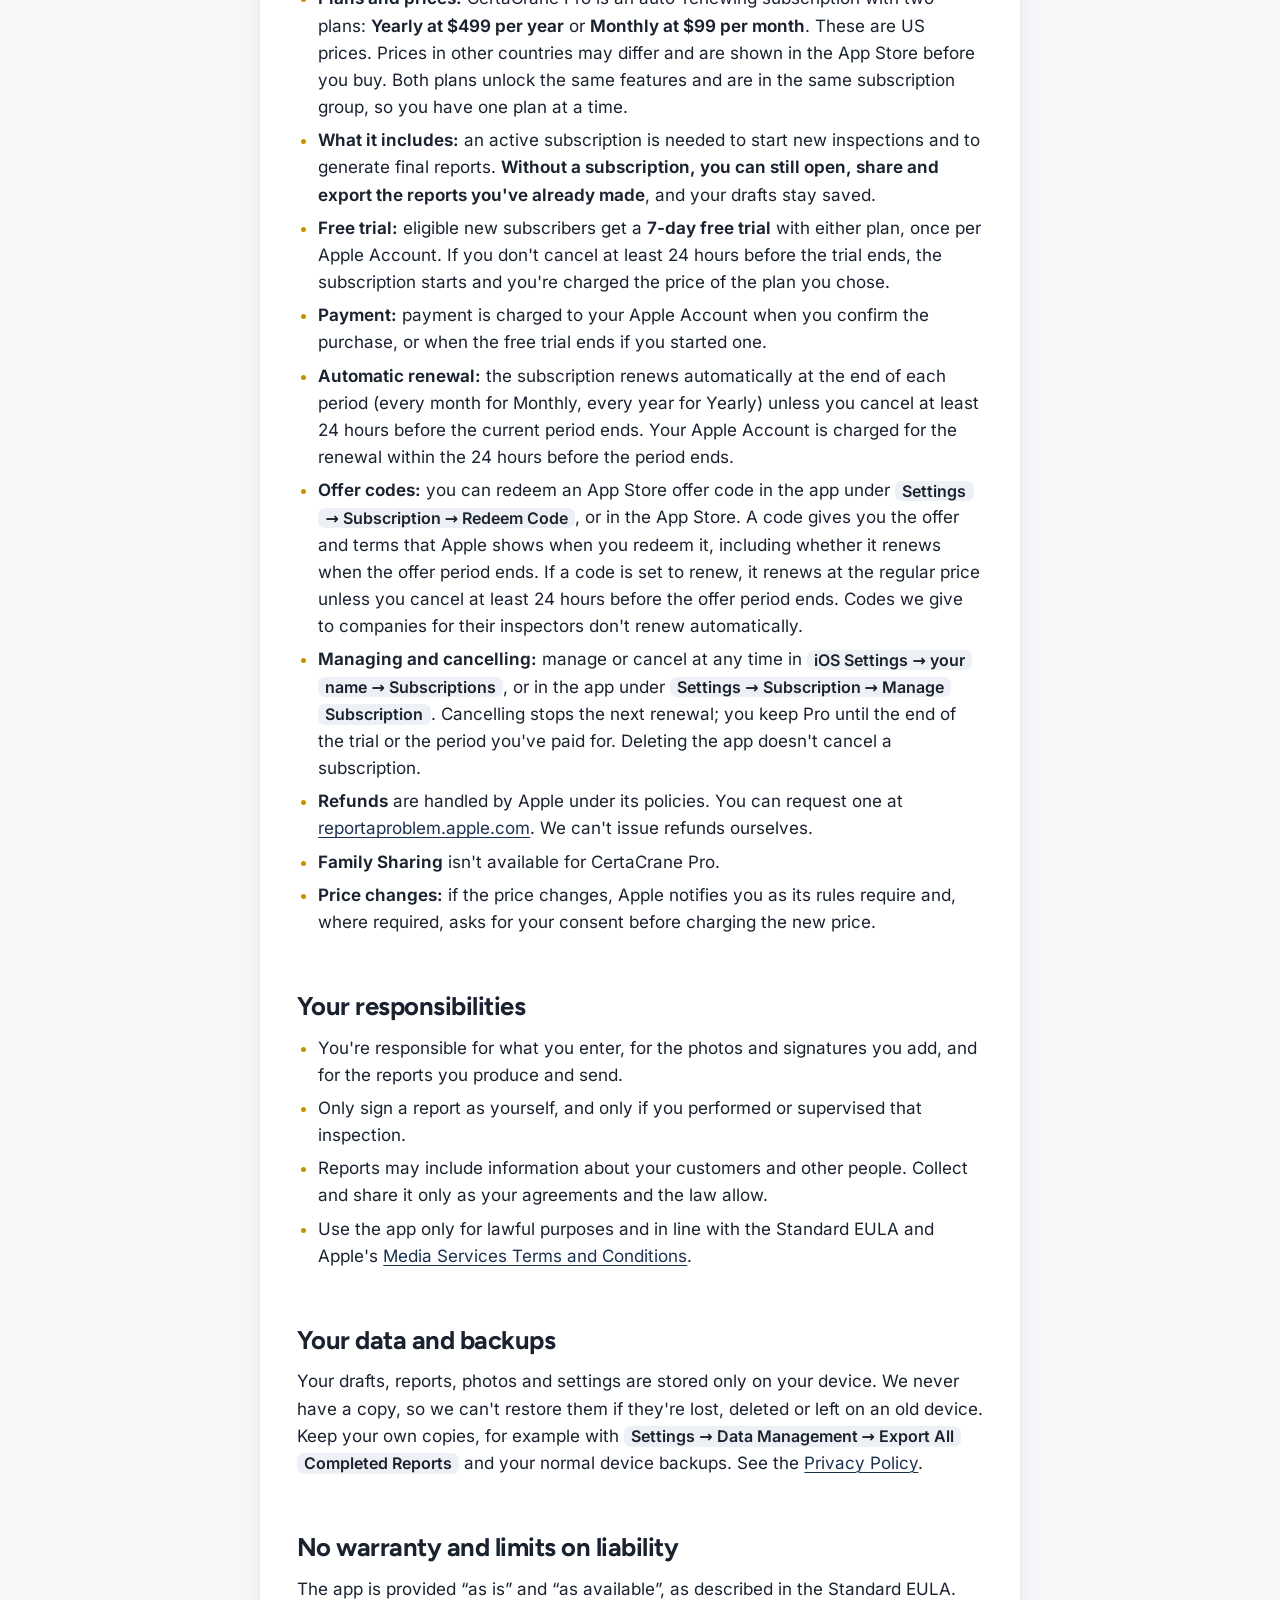
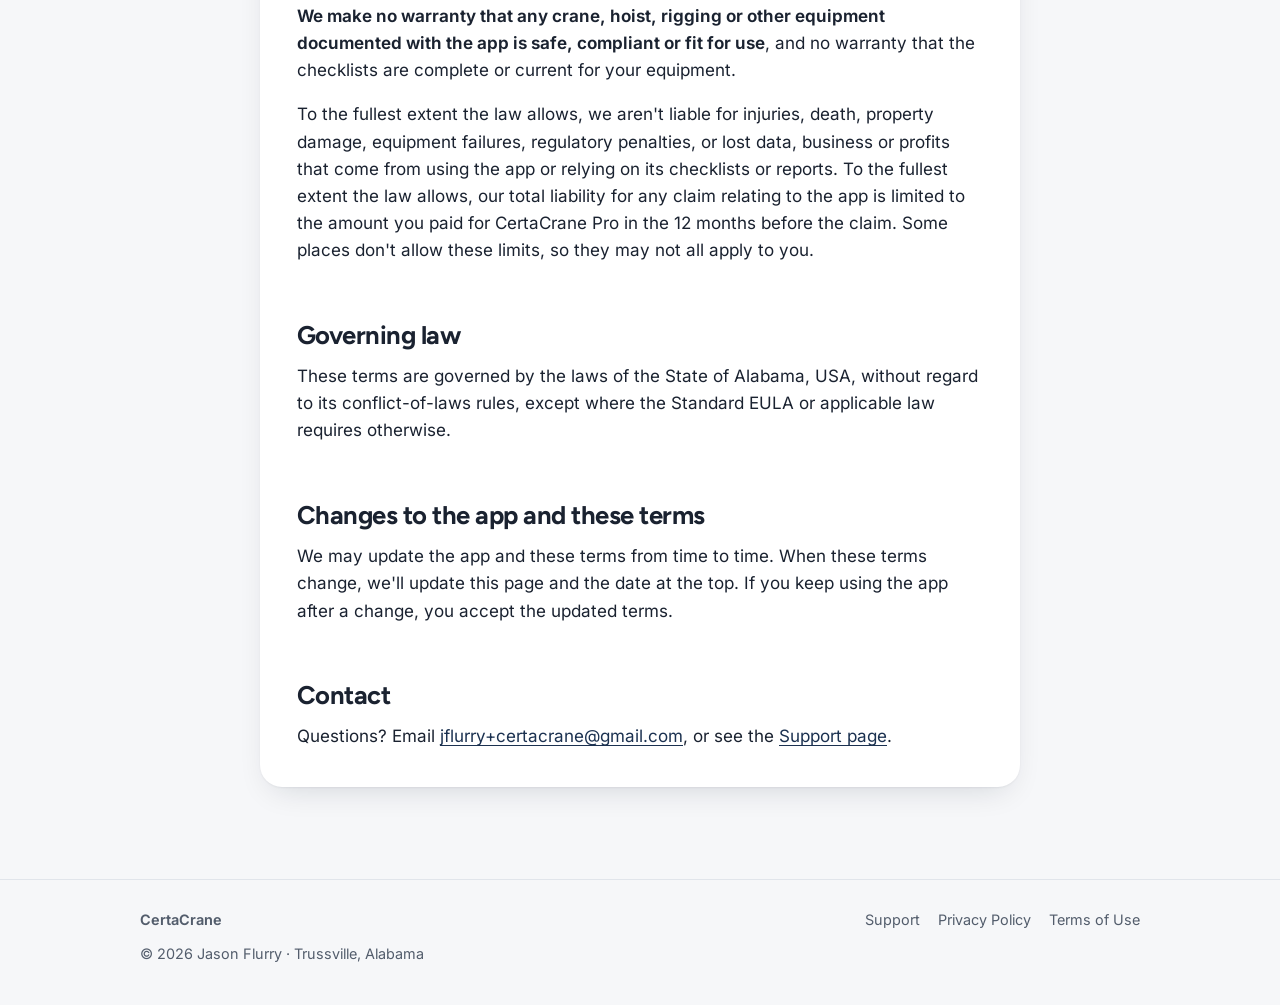
<file: terms/index.html>
<!doctype html>
<html lang="en">
<head>
  <meta charset="utf-8">
  <meta name="viewport" content="width=device-width, initial-scale=1, viewport-fit=cover">
  <title>Terms of Use · CertaCrane</title>
  <meta name="description" content="Terms of Use for CertaCrane, including Apple's Standard EULA, auto-renewing subscription terms and an important safety notice.">
  <meta name="theme-color" content="#F6F7F9" media="(prefers-color-scheme: light)">
  <meta name="theme-color" content="#0C1A2E" media="(prefers-color-scheme: dark)">
  <link rel="icon" href="../favicon.svg" type="image/svg+xml">
  <link rel="stylesheet" href="../assets/site.css">
</head>
<body>
  
  <a class="skip" href="#main">Skip to content</a>
  <header class="site-header">
    <div class="wrap-wide bar">
      <a class="brand" href="../" aria-label="CertaCrane support home"><img src="../assets/icon.svg" alt="" width="30" height="30"><span>CertaCrane</span></a>
      <nav class="nav" aria-label="Site">
        <a href="../">Support</a>
        <a href="../privacy/">Privacy</a>
        <a href="../terms/" aria-current="page">Terms</a>
      </nav>
    </div>
  </header>

  <main id="main">
    <div class="wrap">
      <header class="page-head">
        <span class="eyebrow">Legal</span>
        <h1>Terms of Use</h1>
        <p class="updated">Effective October 17, 2026</p>
      </header>

      <div class="callout">
        <p><strong>License agreement.</strong> CertaCrane is licensed to you under Apple's <a href="https://www.apple.com/legal/internet-services/itunes/dev/stdeula/">Licensed Application End User License Agreement (Standard EULA)</a>. The short terms below add detail about the subscription and about safety. They don't replace the Standard EULA, and if the two conflict, the Standard EULA wins.</p>
        
      </div>

      <div class="warning" id="safety" role="note" aria-labelledby="safety-title">
        <h2 id="safety-title">Safety notice: a documentation aid, not an inspector</h2>
        <p>CertaCrane helps you <strong>record</strong> crane, hoist and rigging inspections. It doesn't inspect equipment, test it, certify it, or decide whether it's safe to use.</p>
        <ul>
          <li>The app <strong>doesn't replace the judgment of a qualified or competent person</strong>. Inspections must be done by people with the training, experience and authority that the law and your employer require.</li>
          <li>The app <strong>doesn't replace OSHA, ASME or other requirements</strong>, including OSHA 29 CFR 1910.179 and 1910.180, 29 CFR 1926 Subpart CC, the ASME B30 standards, ANSI/SAIA A92 for MEWPs, the equipment manufacturer's instructions, and any state, local, owner or site rules. You're responsible for knowing and following the requirements that apply to your equipment and work.</li>
          <li>The checklists, grading scales and wording in the app are general aids. They may not cover every item, condition, frequency or requirement for your equipment, and they may not reflect the latest edition of a standard.</li>
          <li>A report is only as accurate as what the inspector enters. <strong>The person who signs a report is responsible for its contents</strong> and for any decision to keep equipment in service, repair it or take it out of service.</li>
          <li>If you find a deficiency that affects safe operation, follow your procedures and the applicable standards, whatever the app shows.</li>
        </ul>
        <p>CertaCrane isn't affiliated with, endorsed by or certified by OSHA, ASME, ANSI, SAIA or any equipment manufacturer.</p>
        
      </div>

      <div class="card">
        <p>CertaCrane (“the app”) is made by Jason Flurry, an independent developer in Trussville, Alabama (“we”, “us”). By downloading or using the app, you agree to the Standard EULA linked above and to these terms.</p>

        <h2>Who can use the app</h2>
        <p>CertaCrane is a professional tool. You must be at least 18 years old, or the age of majority where you live, to subscribe and use it. If you use it for a company, you confirm that you're allowed to accept these terms for that company. The app is offered on the App Store in the United States and other countries outside the European Union.</p>

        <h2 id="subscription">CertaCrane Pro (auto-renewing subscription)</h2>
        <ul>
          <li><strong>Plans and prices:</strong> CertaCrane Pro is an auto-renewing subscription with two plans: <strong>Yearly at $499 per year</strong> or <strong>Monthly at $99 per month</strong>. These are US prices. Prices in other countries may differ and are shown in the App Store before you buy. Both plans unlock the same features and are in the same subscription group, so you have one plan at a time.</li>
          <li><strong>What it includes:</strong> an active subscription is needed to start new inspections and to generate final reports. <strong>Without a subscription, you can still open, share and export the reports you've already made</strong>, and your drafts stay saved.</li>
          <li><strong>Free trial:</strong> eligible new subscribers get a <strong>7-day free trial</strong> with either plan, once per Apple Account. If you don't cancel at least 24 hours before the trial ends, the subscription starts and you're charged the price of the plan you chose.</li>
          <li><strong>Payment:</strong> payment is charged to your Apple Account when you confirm the purchase, or when the free trial ends if you started one.</li>
          <li><strong>Automatic renewal:</strong> the subscription renews automatically at the end of each period (every month for Monthly, every year for Yearly) unless you cancel at least 24 hours before the current period ends. Your Apple Account is charged for the renewal within the 24 hours before the period ends.</li>
          <li><strong>Offer codes:</strong> you can redeem an App Store offer code in the app under <span class="path">Settings → Subscription → Redeem Code</span>, or in the App Store. A code gives you the offer and terms that Apple shows when you redeem it, including whether it renews when the offer period ends. If a code is set to renew, it renews at the regular price unless you cancel at least 24 hours before the offer period ends. Codes we give to companies for their inspectors don't renew automatically.</li>
          <li><strong>Managing and cancelling:</strong> manage or cancel at any time in <span class="path">iOS Settings → your name → Subscriptions</span>, or in the app under <span class="path">Settings → Subscription → Manage Subscription</span>. Cancelling stops the next renewal; you keep Pro until the end of the trial or the period you've paid for. Deleting the app doesn't cancel a subscription.</li>
          <li><strong>Refunds</strong> are handled by Apple under its policies. You can request one at <a href="https://reportaproblem.apple.com">reportaproblem.apple.com</a>. We can't issue refunds ourselves.</li>
          <li><strong>Family Sharing</strong> isn't available for CertaCrane Pro.</li>
          <li><strong>Price changes:</strong> if the price changes, Apple notifies you as its rules require and, where required, asks for your consent before charging the new price.</li>
        </ul>

        <h2>Your responsibilities</h2>
        <ul>
          <li>You're responsible for what you enter, for the photos and signatures you add, and for the reports you produce and send.</li>
          <li>Only sign a report as yourself, and only if you performed or supervised that inspection.</li>
          <li>Reports may include information about your customers and other people. Collect and share it only as your agreements and the law allow.</li>
          <li>Use the app only for lawful purposes and in line with the Standard EULA and Apple's <a href="https://www.apple.com/legal/internet-services/itunes/us/terms.html">Media Services Terms and Conditions</a>.</li>
        </ul>

        <h2>Your data and backups</h2>
        <p>Your drafts, reports, photos and settings are stored only on your device. We never have a copy, so we can't restore them if they're lost, deleted or left on an old device. Keep your own copies, for example with <span class="path">Settings → Data Management → Export All Completed Reports</span> and your normal device backups. See the <a href="../privacy/">Privacy Policy</a>.</p>

        <h2>No warranty and limits on liability</h2>
        <p>The app is provided “as is” and “as available”, as described in the Standard EULA. <strong>We make no warranty that any crane, hoist, rigging or other equipment documented with the app is safe, compliant or fit for use</strong>, and no warranty that the checklists are complete or current for your equipment.</p>
        <p>To the fullest extent the law allows, we aren't liable for injuries, death, property damage, equipment failures, regulatory penalties, or lost data, business or profits that come from using the app or relying on its checklists or reports. To the fullest extent the law allows, our total liability for any claim relating to the app is limited to the amount you paid for CertaCrane Pro in the 12 months before the claim. Some places don't allow these limits, so they may not all apply to you.</p>
        

        <h2>Governing law</h2>
        <p>These terms are governed by the laws of the State of Alabama, USA, without regard to its conflict-of-laws rules, except where the Standard EULA or applicable law requires otherwise.</p>

        <h2>Changes to the app and these terms</h2>
        <p>We may update the app and these terms from time to time. When these terms change, we'll update this page and the date at the top. If you keep using the app after a change, you accept the updated terms.</p>

        <h2>Contact</h2>
        <p>Questions? Email <a href="mailto:jflurry+certacrane@gmail.com">jflurry+certacrane@gmail.com</a>, or see the <a href="../">Support page</a>.</p>
      </div>
    </div>
  </main>

  <footer class="site-footer">
    <div class="wrap-wide row">
      <div>
        <strong>CertaCrane</strong>
        <p>© 2026 Jason Flurry · Trussville, Alabama</p>
      </div>
      <nav aria-label="Footer">
        <a href="../">Support</a>
        <a href="../privacy/">Privacy Policy</a>
        <a href="../terms/">Terms of Use</a>
      </nav>
    </div>
  </footer>
</body>
</html>
</file>
<file: assets/site.css>
/* CertaCrane — support, privacy and terms pages.
   Layout and components follow the Kitchen Table Finance site (jflurry-design/ledger-site).
   Colors come from the CertaCrane icon: navy #1B3150 → #0C1A2E, crane yellow #F5B700 / #C98F00.
   Fonts: Figtree + Inter (SIL OFL 1.1), self-hosted. */

@font-face {
  font-family: "Figtree";
  src: url("fonts/figtree-latin-var.woff2") format("woff2-variations"),
       url("fonts/figtree-latin-var.woff2") format("woff2");
  font-weight: 300 900;
  font-style: normal;
  font-display: swap;
}
@font-face {
  font-family: "Inter";
  src: url("fonts/inter-latin-var.woff2") format("woff2-variations"),
       url("fonts/inter-latin-var.woff2") format("woff2");
  font-weight: 100 900;
  font-style: normal;
  font-display: swap;
}

:root {
  color-scheme: light dark;
  --canvas: #F6F7F9;
  --surface: #FFFFFF;
  --fill: #EDF0F4;
  --text: #1A2230;
  --text-2: #535D6C;
  --text-3: #7E8796;
  --separator: #E1E5EB;
  --accent: #1B3150;
  --accent-pressed: #0C1A2E;
  --accent-graphic: #C98F00;
  --accent-tint: #E7ECF4;
  --on-accent: #FFFFFF;
  --honey-tint: #FFF4D1;
  --honey-text: #6E4E00;
  --honey-edge: #F5B700;
  --shadow: 0 1px 2px rgba(12, 26, 46, .05), 0 12px 32px -12px rgba(12, 26, 46, .16);
  --radius: 22px;
  --radius-s: 14px;
  --font-display: "Figtree", ui-rounded, system-ui, sans-serif;
  --font-text: "Inter", system-ui, sans-serif;
}

@media (prefers-color-scheme: dark) {
  :root {
    --canvas: #0C1A2E;
    --surface: #14263F;
    --fill: #1E3352;
    --text: #F2F4F7;
    --text-2: #A9B4C4;
    --text-3: #8592A5;
    --separator: #243A5A;
    --accent: #F5B700;
    --accent-pressed: #FFC933;
    --accent-graphic: #F5B700;
    --accent-tint: #1B3150;
    --on-accent: #0C1A2E;
    --honey-tint: #3A3018;
    --honey-text: #F7CF5A;
    --honey-edge: #C98F00;
    --shadow: none;
  }
}

*, *::before, *::after { box-sizing: border-box; }

html { -webkit-text-size-adjust: 100%; text-size-adjust: 100%; }

body {
  margin: 0;
  background: var(--canvas);
  color: var(--text);
  font-family: var(--font-text);
  font-size: 1.0625rem;
  line-height: 1.6;
  -webkit-font-smoothing: antialiased;
  -moz-osx-font-smoothing: grayscale;
}

a { color: var(--accent); text-underline-offset: .18em; text-decoration-thickness: 1px; }
a:hover { color: var(--accent-pressed); }
a:focus-visible, button:focus-visible, summary:focus-visible {
  outline: 3px solid var(--accent-graphic);
  outline-offset: 3px;
  border-radius: 8px;
}

.skip {
  position: absolute; left: -999px; top: 8px;
  background: var(--accent); color: var(--on-accent);
  padding: 8px 14px; border-radius: 10px; z-index: 10;
}
.skip:focus { left: 12px; }

.wrap { width: min(100% - 40px, 760px); margin-inline: auto; }
.wrap-wide { width: min(100% - 40px, 1000px); margin-inline: auto; }

/* Header */
.site-header {
  position: sticky; top: 0; z-index: 5;
  background: color-mix(in srgb, var(--canvas) 82%, transparent);
  -webkit-backdrop-filter: saturate(180%) blur(16px);
  backdrop-filter: saturate(180%) blur(16px);
  border-bottom: 1px solid color-mix(in srgb, var(--separator) 70%, transparent);
}
.site-header .bar {
  display: flex; align-items: center; justify-content: space-between;
  gap: 16px; min-height: 60px;
}
.brand {
  display: inline-flex; align-items: center; gap: 10px;
  color: var(--text); text-decoration: none;
  font-family: var(--font-display); font-weight: 700; font-size: 1.05rem; letter-spacing: -.01em;
}
.brand:hover { color: var(--text); }
.brand svg, .brand img { width: 30px; height: 30px; flex: none; display: block; }
.nav { display: flex; gap: 4px; flex-wrap: wrap; justify-content: flex-end; }
.nav a {
  color: var(--text-2); text-decoration: none; font-size: .95rem; font-weight: 500;
  padding: 6px 12px; border-radius: 999px;
}
.nav a:hover { color: var(--text); background: var(--fill); }
.nav a[aria-current="page"] { color: var(--accent); background: var(--accent-tint); }

@media (max-width: 560px) {
  .brand span { display: none; }
  .nav a { padding: 6px 10px; font-size: .9rem; }
}

/* Type */
h1, h2, h3 {
  font-family: var(--font-display);
  letter-spacing: -.02em;
  line-height: 1.15;
  margin: 0 0 .5em;
}
h1 { font-size: clamp(2.1rem, 5.5vw, 3.1rem); font-weight: 800; }
h2 { font-size: clamp(1.35rem, 3vw, 1.6rem); font-weight: 700; margin-top: 2.2em; }
h3 { font-size: 1.12rem; font-weight: 700; margin-top: 1.6em; letter-spacing: -.01em; }
p, ul, ol { margin: 0 0 1em; }
ul, ol { padding-left: 1.25em; }
li { margin: .35em 0; }
li::marker { color: var(--accent-graphic); }
strong { font-weight: 650; }
.lede { font-size: 1.2rem; color: var(--text-2); line-height: 1.55; }
.muted { color: var(--text-2); }
.small { font-size: .92rem; }
.path {
  font-weight: 600; white-space: normal; overflow-wrap: anywhere; -webkit-box-decoration-break: clone; box-decoration-break: clone;
  background: var(--fill); padding: .05em .45em; border-radius: 7px; font-size: .94em;
}
code {
  font-family: ui-monospace, "SF Mono", Menlo, Consolas, monospace; font-size: .9em;
  background: var(--fill); padding: .1em .4em; border-radius: 6px;
}

/* Page layout */
main { padding: 48px 0 72px; }
.page-head { margin-bottom: 28px; }
.eyebrow {
  display: inline-block; font-size: .8rem; font-weight: 650; letter-spacing: .06em; text-transform: uppercase;
  color: var(--accent); margin-bottom: 10px;
}
.updated { color: var(--text-2); font-size: .95rem; }

.card {
  background: var(--surface);
  border-radius: var(--radius);
  box-shadow: var(--shadow);
  border: 1px solid var(--separator);
  padding: clamp(22px, 4vw, 36px);
  margin: 20px 0;
}
@media (prefers-color-scheme: light) { .card { border-color: transparent; } }
.card > :first-child { margin-top: 0; }
.card > :last-child { margin-bottom: 0; }

.callout {
  background: var(--accent-tint);
  border-radius: var(--radius-s);
  padding: 18px 20px;
  margin: 20px 0;
}
.callout > :last-child { margin-bottom: 0; }
.callout strong { color: var(--text); }

.toc { display: flex; flex-wrap: wrap; gap: 8px; margin: 8px 0 0; padding: 0; list-style: none; }
.toc li { margin: 0; }
.toc a {
  display: inline-block; text-decoration: none; font-size: .9rem; font-weight: 550;
  color: var(--text-2); background: var(--surface); border: 1px solid var(--separator);
  padding: 6px 12px; border-radius: 999px;
}
.toc a:hover { color: var(--accent); border-color: var(--accent-graphic); }

/* Email placeholder */
.email-placeholder {
  display: inline-block;
  font-weight: 650;
  color: var(--honey-text);
  background: var(--honey-tint);
  padding: .05em .55em;
  border-radius: 8px;
}

/* FAQ */
.faq details {
  background: var(--surface); border-radius: var(--radius-s); border: 1px solid var(--separator);
  margin: 10px 0; padding: 0 20px;
}
@media (prefers-color-scheme: light) { .faq details { border-color: transparent; box-shadow: var(--shadow); } }
.faq summary {
  cursor: pointer; list-style: none; padding: 16px 28px 16px 0; position: relative;
  font-family: var(--font-display); font-weight: 650; font-size: 1.05rem;
}
.faq summary::-webkit-details-marker { display: none; }
.faq summary::after {
  content: ""; position: absolute; right: 4px; top: 50%; width: 9px; height: 9px;
  border-right: 2px solid var(--text-3); border-bottom: 2px solid var(--text-3);
  transform: translateY(-70%) rotate(45deg); transition: transform .2s ease;
}
.faq details[open] summary::after { transform: translateY(-30%) rotate(225deg); }
.faq details > div { padding: 0 0 16px; }
.faq details > div > :last-child { margin-bottom: 0; }
.faq h2 { margin-top: 1.8em; }

/* Footer */
.site-footer { border-top: 1px solid var(--separator); padding: 28px 0 40px; color: var(--text-2); font-size: .9rem; }
.site-footer .row { display: flex; flex-wrap: wrap; justify-content: space-between; gap: 12px 24px; }
.site-footer nav { display: flex; gap: 18px; flex-wrap: wrap; }
.site-footer a { color: var(--text-2); text-decoration: none; }
.site-footer a:hover { color: var(--accent); }
.site-footer p { margin: 10px 0 0; }

@media (prefers-reduced-motion: reduce) {
  * { transition: none !important; scroll-behavior: auto !important; }
}
@media (prefers-reduced-motion: no-preference) { html { scroll-behavior: smooth; } }

@media print {
  .site-header, .site-footer, .skip, .toc { display: none; }
  body { background: #fff; color: #000; }
  .card, .feature, .faq details { box-shadow: none; border: 1px solid #ddd; }
  .faq details > div { display: block; }
}


/* Safety notice (terms + support) */
.warning {
  background: var(--honey-tint);
  border-left: 5px solid var(--honey-edge);
  border-radius: var(--radius-s);
  padding: 18px 20px;
  margin: 20px 0;
}
.warning > :last-child { margin-bottom: 0; }
.warning h2 { margin-top: 0; font-size: 1.25rem; }
.warning strong { color: var(--text); }

/* Permission strings (privacy) */
.perm { width: 100%; border-collapse: collapse; margin: 0 0 1.2em; font-size: .97rem; }
.perm th, .perm td { text-align: left; vertical-align: top; padding: 10px 8px; border-bottom: 1px solid var(--separator); }
.perm th { font-family: var(--font-display); font-weight: 650; color: var(--text-2); font-size: .9rem; }
.perm q { quotes: "\201C" "\201D"; font-style: italic; }
@media (max-width: 560px) {
  .perm, .perm tbody, .perm tr, .perm td { display: block; width: 100%; }
  .perm thead { display: none; }
  .perm tr { border-bottom: 1px solid var(--separator); padding: 8px 0; }
  .perm td { border: 0; padding: 4px 0; }
}
</file>
